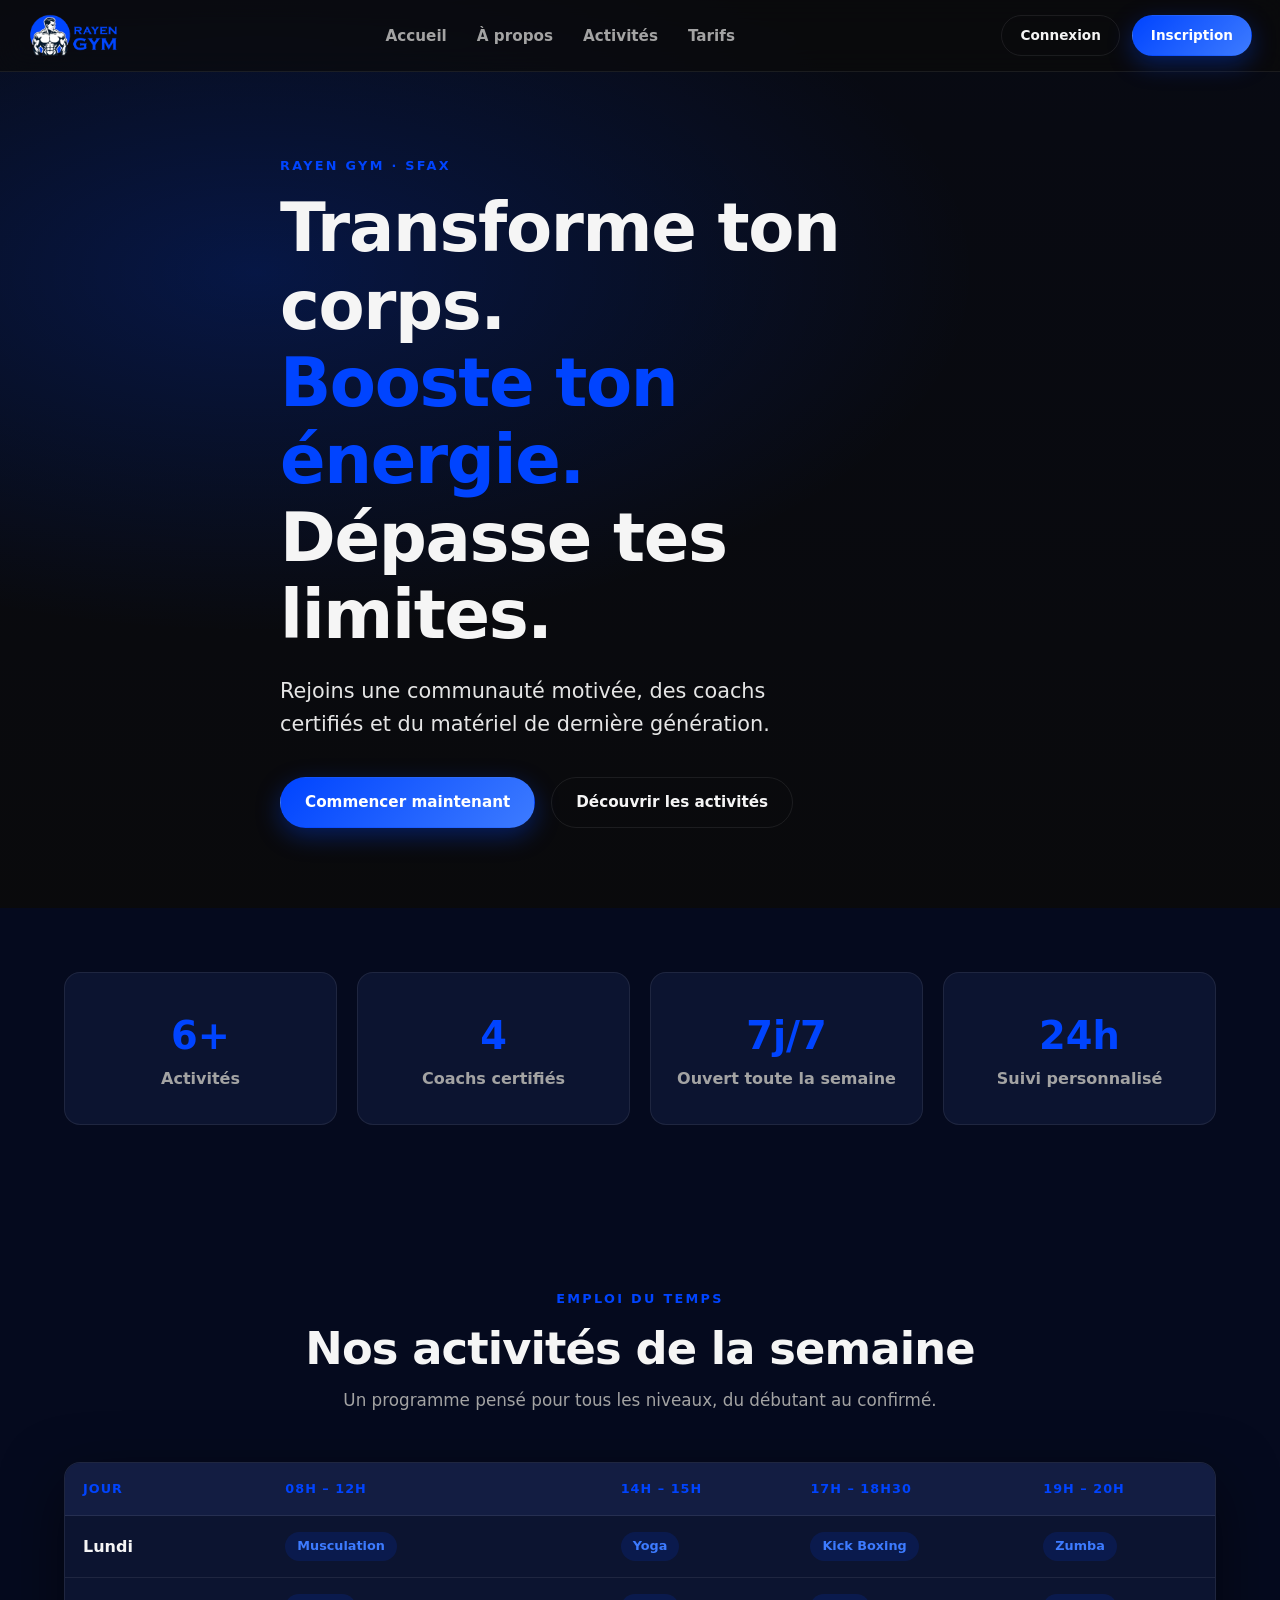
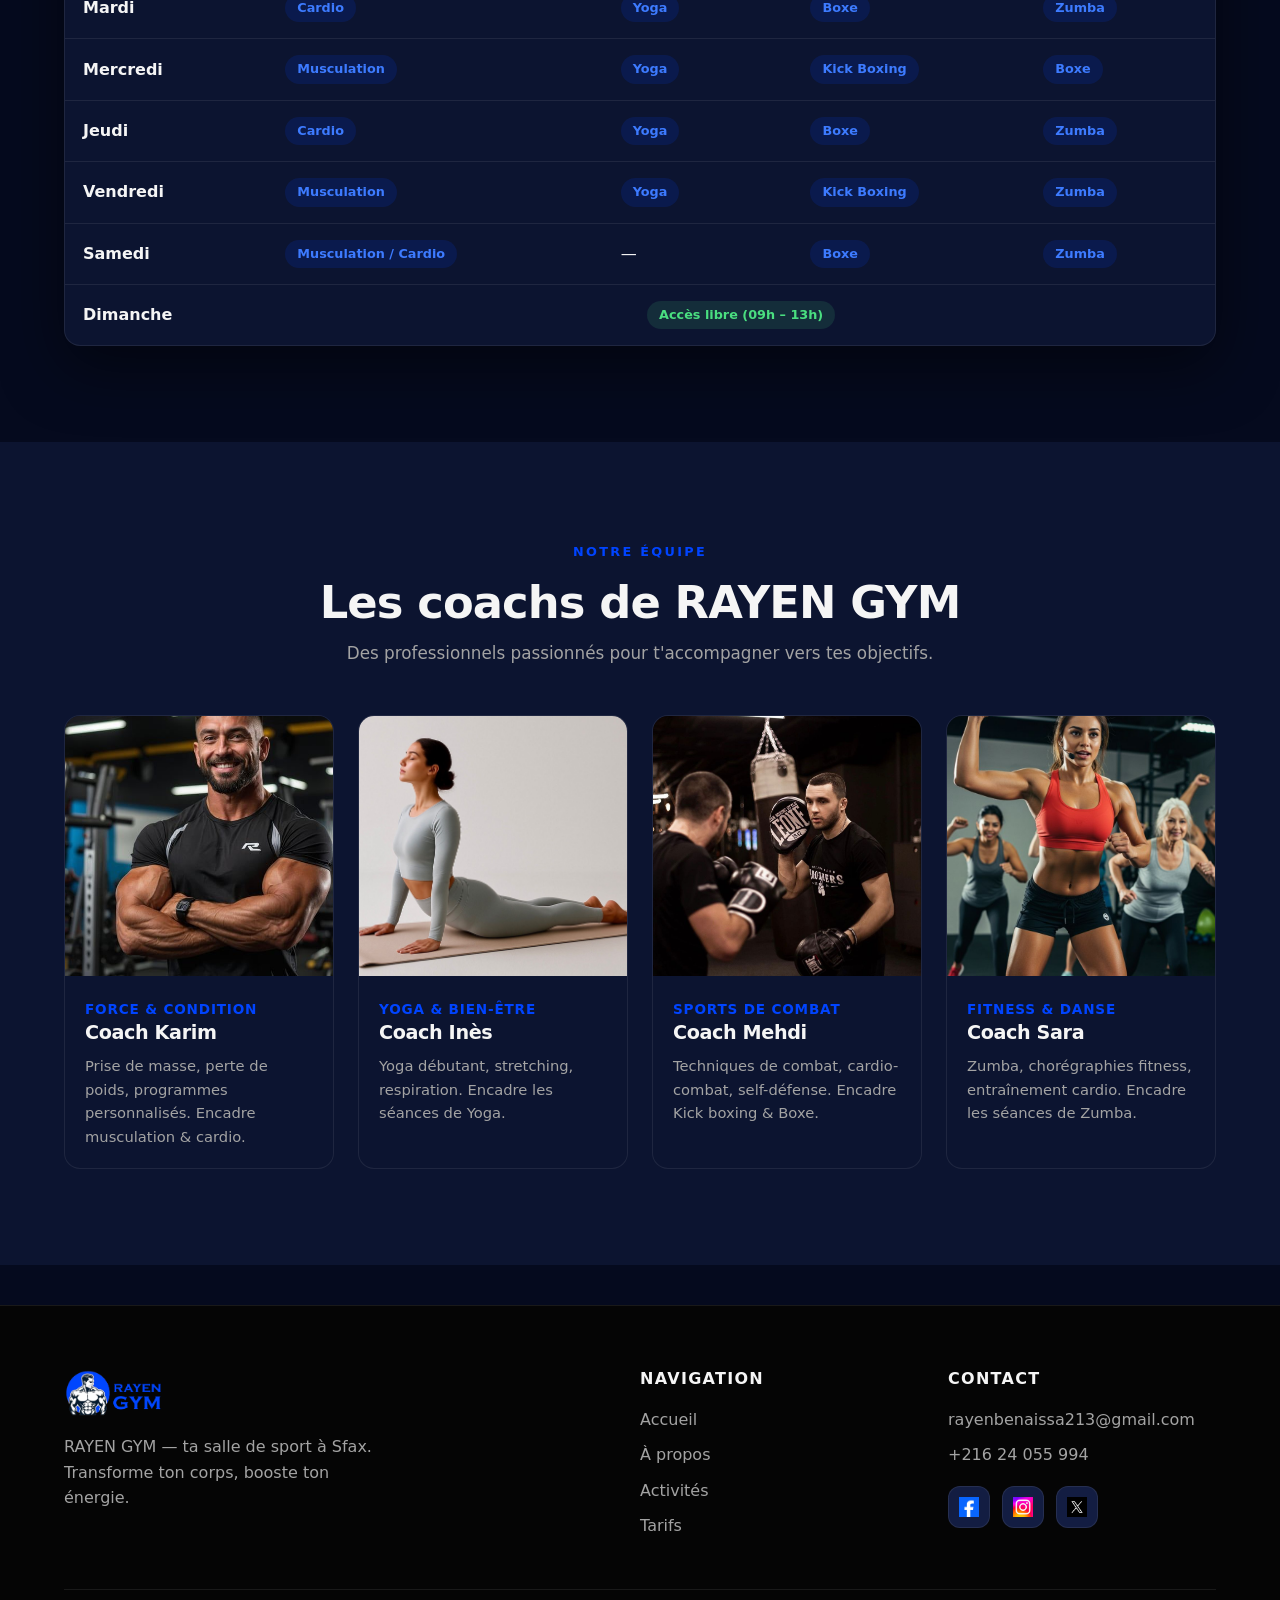
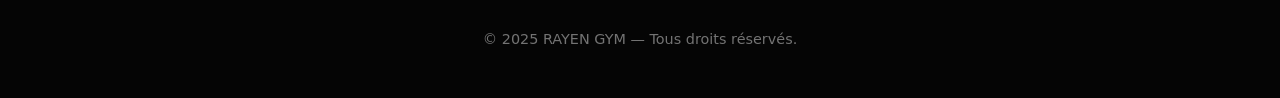
<file: index.html>
<!DOCTYPE html>
<html lang="fr">
<head>
  <meta charset="UTF-8">
  <meta name="viewport" content="width=device-width, initial-scale=1.0">
  <title>RAYEN GYM — Salle de Sport</title>
  <link rel="stylesheet" href="style.css">
</head>
<body>

  <!-- ============ NAVBAR ============ -->
  <nav class="navbar">
    <a class="logo" href="index.html">
      <img src="images/Untitled-3.png" alt="RAYEN GYM">
    </a>

    <ul class="nav-links" id="navLinks">
      <li><a href="index.html">Accueil</a></li>
      <li><a href="about.html">À propos</a></li>
      <li><a href="activité.html">Activités</a></li>
      <li><a href="tarifs.html">Tarifs</a></li>
    </ul>

    <div class="nav-actions">
      <a href="connexion.html" class="btn btn--ghost btn--sm">Connexion</a>
      <a href="inscription.html" class="btn btn--primary btn--sm">Inscription</a>
      <button class="nav-toggle" id="navToggle" aria-label="Menu">☰</button>
    </div>
  </nav>

  <!-- ============ HERO ============ -->
  <section class="hero">
    <video class="video-background" autoplay muted playsinline loop>
      <source src="images/vedio1.mp4" type="video/mp4">
    </video>
    <div class="container hero-inner">
      <span class="eyebrow">RAYEN GYM · Sfax</span>
      <h1>Transforme ton corps.<br><span>Booste ton énergie.</span><br>Dépasse tes limites.</h1>
      <p>Rejoins une communauté motivée, des coachs certifiés et du matériel de dernière génération.</p>
      <div class="hero-cta">
        <a href="inscription.html" class="btn btn--primary">Commencer maintenant</a>
        <a href="activité.html" class="btn btn--ghost">Découvrir les activités</a>
      </div>
    </div>
  </section>

  <!-- ============ STATS ============ -->
  <section class="section--tight">
    <div class="container">
      <div class="stats">
        <div class="stat reveal"><div class="num">6+</div><div class="label">Activités</div></div>
        <div class="stat reveal"><div class="num">4</div><div class="label">Coachs certifiés</div></div>
        <div class="stat reveal"><div class="num">7j/7</div><div class="label">Ouvert toute la semaine</div></div>
        <div class="stat reveal"><div class="num">24h</div><div class="label">Suivi personnalisé</div></div>
      </div>
    </div>
  </section>

  <!-- ============ SCHEDULE ============ -->
  <section class="section">
    <div class="container">
      <div class="center reveal">
        <span class="eyebrow">Emploi du temps</span>
        <h2 class="section-title">Nos activités de la semaine</h2>
        <p class="section-sub">Un programme pensé pour tous les niveaux, du débutant au confirmé.</p>
      </div>

      <div class="schedule-wrap reveal">
        <table class="schedule">
          <thead>
            <tr>
              <th>Jour</th>
              <th>08h – 12h</th>
              <th>14h – 15h</th>
              <th>17h – 18h30</th>
              <th>19h – 20h</th>
            </tr>
          </thead>
          <tbody>
            <tr><td>Lundi</td><td><span class="badge">Musculation</span></td><td><span class="badge">Yoga</span></td><td><span class="badge">Kick Boxing</span></td><td><span class="badge">Zumba</span></td></tr>
            <tr><td>Mardi</td><td><span class="badge">Cardio</span></td><td><span class="badge">Yoga</span></td><td><span class="badge">Boxe</span></td><td><span class="badge">Zumba</span></td></tr>
            <tr><td>Mercredi</td><td><span class="badge">Musculation</span></td><td><span class="badge">Yoga</span></td><td><span class="badge">Kick Boxing</span></td><td><span class="badge">Boxe</span></td></tr>
            <tr><td>Jeudi</td><td><span class="badge">Cardio</span></td><td><span class="badge">Yoga</span></td><td><span class="badge">Boxe</span></td><td><span class="badge">Zumba</span></td></tr>
            <tr><td>Vendredi</td><td><span class="badge">Musculation</span></td><td><span class="badge">Yoga</span></td><td><span class="badge">Kick Boxing</span></td><td><span class="badge">Zumba</span></td></tr>
            <tr><td>Samedi</td><td><span class="badge">Musculation / Cardio</span></td><td>—</td><td><span class="badge">Boxe</span></td><td><span class="badge">Zumba</span></td></tr>
            <tr><td>Dimanche</td><td colspan="4" style="text-align:center;"><span class="badge badge--free">Accès libre (09h – 13h)</span></td></tr>
          </tbody>
        </table>
      </div>
    </div>
  </section>

  <!-- ============ COACHES ============ -->
  <section class="section" style="background: var(--surface);">
    <div class="container">
      <div class="center reveal">
        <span class="eyebrow">Notre équipe</span>
        <h2 class="section-title">Les coachs de RAYEN GYM</h2>
        <p class="section-sub">Des professionnels passionnés pour t'accompagner vers tes objectifs.</p>
      </div>

      <div class="coaches">
        <div class="coach-card reveal">
          <img src="images/karim.jpg" alt="Coach Karim">
          <div class="coach-body">
            <span class="role">Force &amp; Condition</span>
            <h3>Coach Karim</h3>
            <p>Prise de masse, perte de poids, programmes personnalisés. Encadre musculation &amp; cardio.</p>
          </div>
        </div>

        <div class="coach-card reveal">
          <img src="images/ines.jpg" alt="Coach Inès">
          <div class="coach-body">
            <span class="role">Yoga &amp; Bien-être</span>
            <h3>Coach Inès</h3>
            <p>Yoga débutant, stretching, respiration. Encadre les séances de Yoga.</p>
          </div>
        </div>

        <div class="coach-card reveal">
          <img src="images/mehdi.jpg" alt="Coach Mehdi">
          <div class="coach-body">
            <span class="role">Sports de combat</span>
            <h3>Coach Mehdi</h3>
            <p>Techniques de combat, cardio-combat, self-défense. Encadre Kick boxing &amp; Boxe.</p>
          </div>
        </div>

        <div class="coach-card reveal">
          <img src="images/sara.jpg" alt="Coach Sara">
          <div class="coach-body">
            <span class="role">Fitness &amp; Danse</span>
            <h3>Coach Sara</h3>
            <p>Zumba, chorégraphies fitness, entraînement cardio. Encadre les séances de Zumba.</p>
          </div>
        </div>
      </div>
    </div>
  </section>

  <!-- ============ FOOTER ============ -->
  <footer>
    <div class="container">
      <div class="footer-grid">
        <div class="footer-brand">
          <img src="images/Untitled-3.png" alt="RAYEN GYM">
          <p>RAYEN GYM — ta salle de sport à Sfax. Transforme ton corps, booste ton énergie.</p>
        </div>

        <div>
          <h4>Navigation</h4>
          <ul>
            <li><a href="index.html">Accueil</a></li>
            <li><a href="about.html">À propos</a></li>
            <li><a href="activité.html">Activités</a></li>
            <li><a href="tarifs.html">Tarifs</a></li>
          </ul>
        </div>

        <div>
          <h4>Contact</h4>
          <ul>
            <li><a href="mailto:rayenbenaissa213@gmail.com">rayenbenaissa213@gmail.com</a></li>
            <li><a href="tel:+21624055994">+216 24 055 994</a></li>
          </ul>
          <div class="socials">
            <a href="https://www.facebook.com/rayen.benaissa.98" target="_blank" rel="noopener noreferrer" aria-label="Facebook">
              <img src="images/faceb.jpg" alt="Facebook">
            </a>
            <a href="https://www.instagram.com/rayen_ben_aissa_/" target="_blank" rel="noopener noreferrer" aria-label="Instagram">
              <img src="images/insta.jpg" alt="Instagram">
            </a>
            <a href="https://x.com/?lang=fr" target="_blank" rel="noopener noreferrer" aria-label="X">
              <img src="images/twitter.jpg" alt="X">
            </a>
          </div>
        </div>
      </div>

      <div class="footer-bottom">
        <p>&copy; 2025 RAYEN GYM — Tous droits réservés.</p>
      </div>
    </div>
  </footer>

  <script>
    // Mobile menu toggle
    const toggle = document.getElementById('navToggle');
    const links = document.getElementById('navLinks');
    toggle.addEventListener('click', () => links.classList.toggle('open'));

    // Reveal on scroll
    const observer = new IntersectionObserver((entries) => {
      entries.forEach(e => {
        if (e.isIntersecting) {
          e.target.classList.add('visible');
          observer.unobserve(e.target);
        }
      });
    }, { threshold: 0.12 });

    document.querySelectorAll('.reveal').forEach(el => observer.observe(el));
  </script>

</body>
</html>
</file>
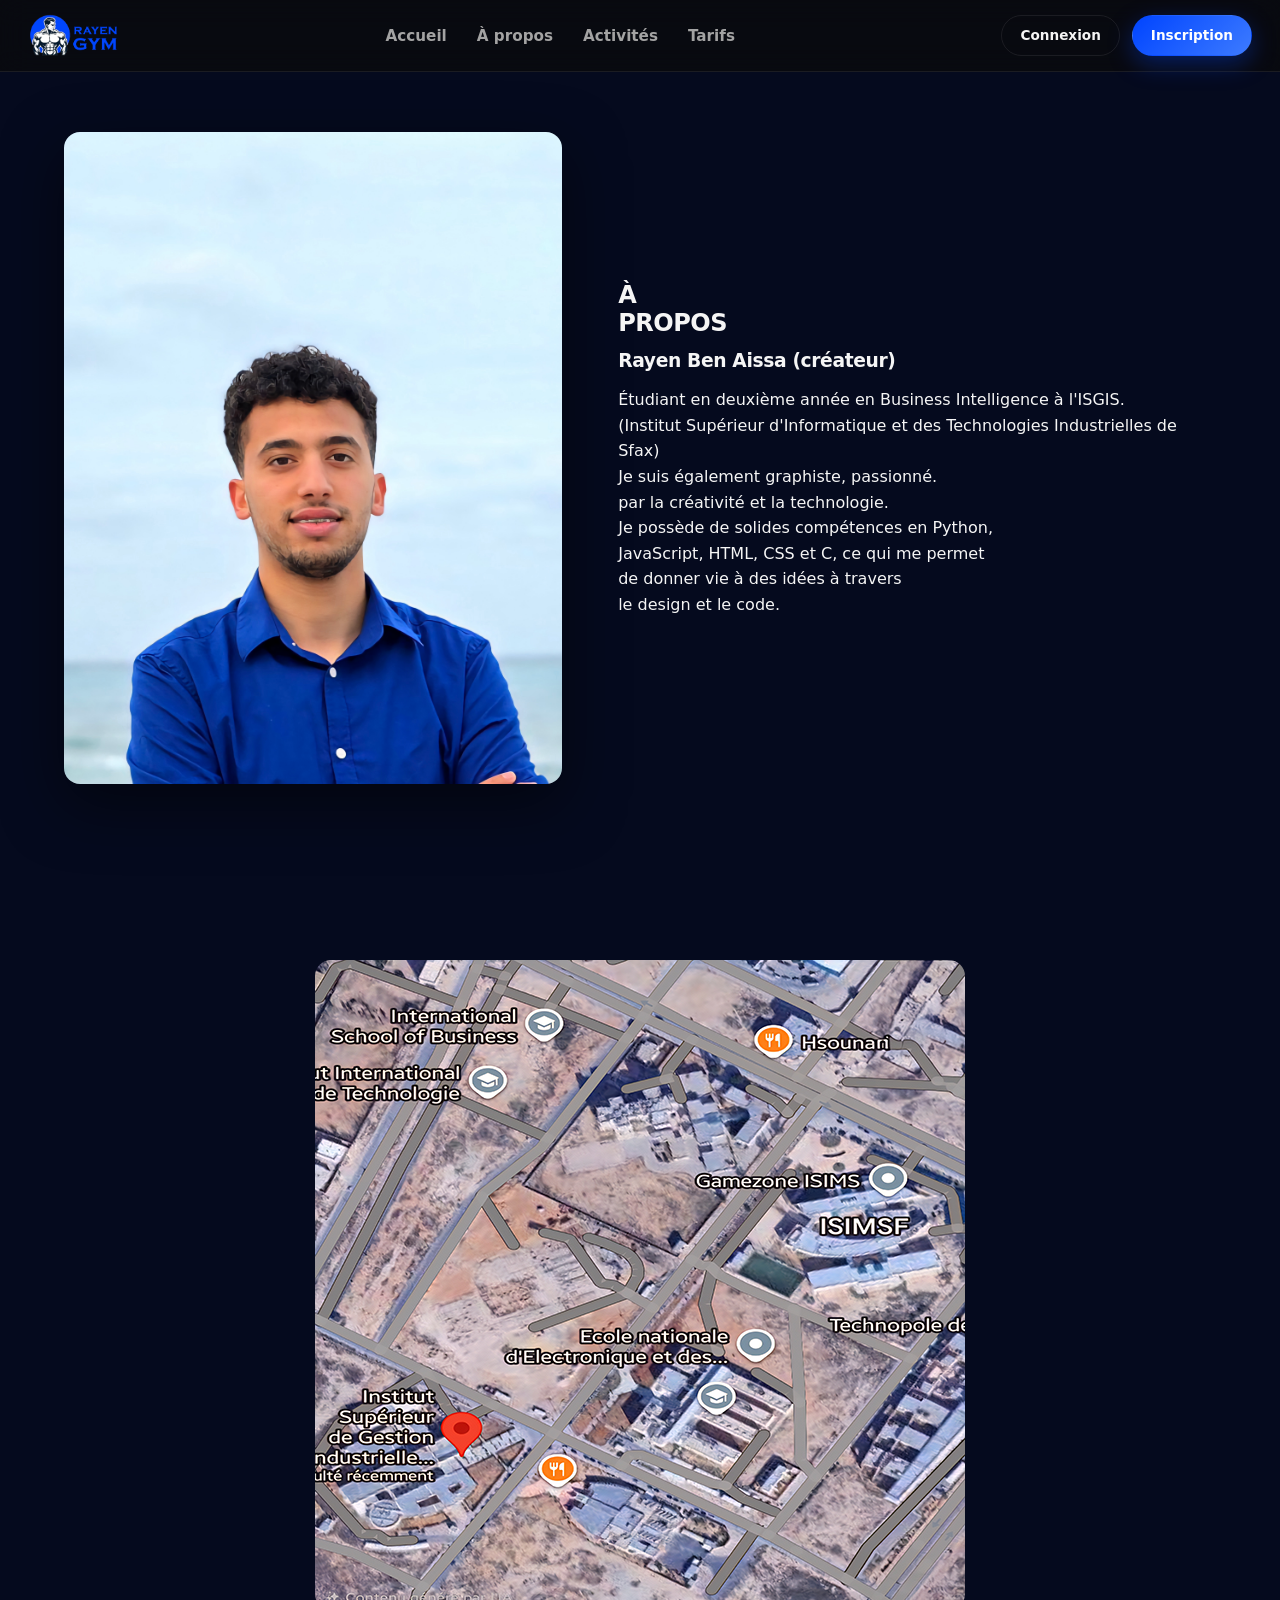
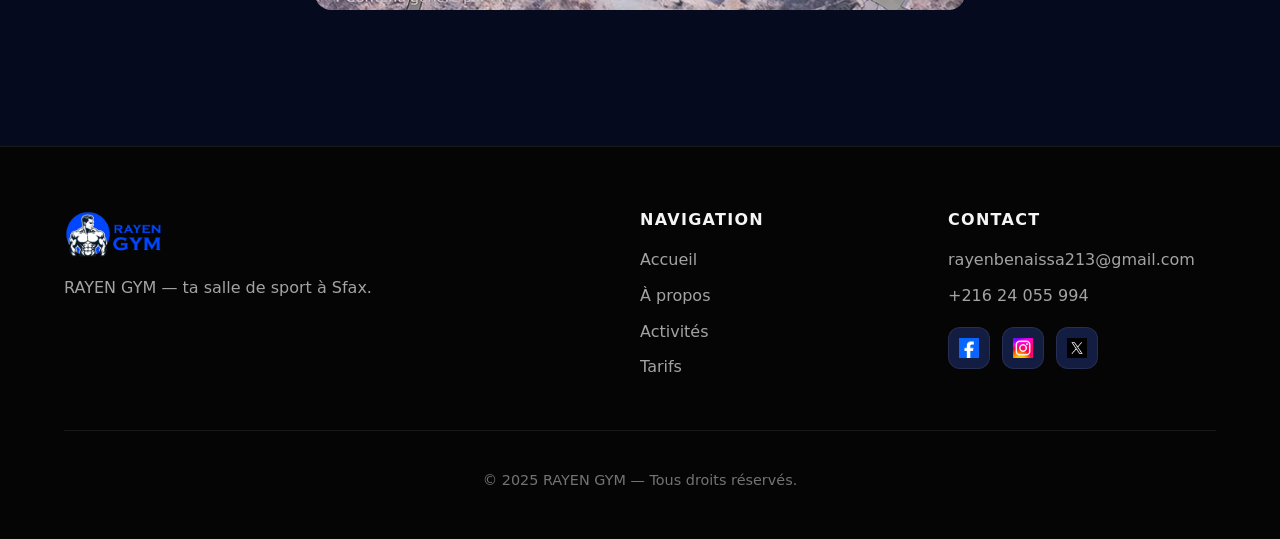
<file: about.html>
<!DOCTYPE html>
<html lang="fr">
<head>
  <meta charset="UTF-8">
  <meta name="viewport" content="width=device-width, initial-scale=1.0">
  <title>À propos — RAYEN GYM</title>
  <link rel="stylesheet" href="style.css">
</head>
<body>

  <nav class="navbar">
    <a class="logo" href="index.html">
      <img src="images/Untitled-3.png" alt="RAYEN GYM">
    </a>
    <ul class="nav-links" id="navLinks">
      <li><a href="index.html">Accueil</a></li>
      <li><a href="about.html">À propos</a></li>
      <li><a href="activité.html">Activités</a></li>
      <li><a href="tarifs.html">Tarifs</a></li>
    </ul>
    <div class="nav-actions">
      <a href="connexion.html" class="btn btn--ghost btn--sm">Connexion</a>
      <a href="inscription.html" class="btn btn--primary btn--sm">Inscription</a>
      <button class="nav-toggle" id="navToggle" aria-label="Menu">☰</button>
    </div>
  </nav>

  <section class="about-hero">
    <div class="container about-grid">
      <div class="reveal">
        <img class="rayen" src="images/rayen.jpg" alt="">
      </div>
      <div class="reveal">
        <h1 class="ktiba5">À <br>PROPOS</h1>
        <h3 class="ktiba6"> Rayen Ben Aissa (créateur)</h3>
        <p class="ktiba7">Étudiant en deuxième année en Business Intelligence à l'ISGIS. <br>
        (Institut Supérieur d'Informatique et des Technologies Industrielles de Sfax)<br>
        Je suis également graphiste, passionné. <br>
        par la créativité et la technologie. <br>
        Je possède de solides compétences en Python, <br>
        JavaScript, HTML, CSS et C, ce qui me permet <br>
        de donner vie à des idées à travers <br>
        le design et le code.</p>
      </div>
    </div>
  </section>

  <section class="section">
    <div class="container map-wrap reveal">
      <img class="map" src="images/map.png" alt="" usemap="#image-map">
      <map name="image-map">
        <area target="_self" alt="isgis" title="isgis" href="https://isgis.rnu.tn/fr" coords="82,517,124" shape="circle">
        <area target="_self" alt="enetcom" title="enetcom" href="https://enetcom.rnu.tn/fr" coords="387,434,117" shape="circle">
        <area target="_self" alt="isims" title="isims" href="https://isimsf.rnu.tn/" coords="540,260,109" shape="circle">
        <area target="_self" alt="isb" title="isb" href="https://isb.tn/" coords="186,74,107" shape="circle">
      </map>
    </div>
  </section>

  <footer>
    <div class="container">
      <div class="footer-grid">
        <div class="footer-brand">
          <img src="images/Untitled-3.png" alt="RAYEN GYM">
          <p>RAYEN GYM — ta salle de sport à Sfax.</p>
        </div>
        <div>
          <h4>Navigation</h4>
          <ul>
            <li><a href="index.html">Accueil</a></li>
            <li><a href="about.html">À propos</a></li>
            <li><a href="activité.html">Activités</a></li>
            <li><a href="tarifs.html">Tarifs</a></li>
          </ul>
        </div>
        <div>
          <h4>Contact</h4>
          <ul>
            <li><a href="mailto:rayenbenaissa213@gmail.com">rayenbenaissa213@gmail.com</a></li>
            <li><a href="tel:+21624055994">+216 24 055 994</a></li>
          </ul>
          <div class="socials">
            <a href="https://www.facebook.com/rayen.benaissa.98" target="_blank" rel="noopener noreferrer" aria-label="Facebook"><img src="images/faceb.jpg" alt="Facebook"></a>
            <a href="https://www.instagram.com/rayen_ben_aissa_/" target="_blank" rel="noopener noreferrer" aria-label="Instagram"><img src="images/insta.jpg" alt="Instagram"></a>
            <a href="https://x.com/?lang=fr" target="_blank" rel="noopener noreferrer" aria-label="X"><img src="images/twitter.jpg" alt="X"></a>
          </div>
        </div>
      </div>
      <div class="footer-bottom"><p>&copy; 2025 RAYEN GYM — Tous droits réservés.</p></div>
    </div>
  </footer>

  <script>
    const toggle = document.getElementById('navToggle');
    const links = document.getElementById('navLinks');
    toggle.addEventListener('click', () => links.classList.toggle('open'));

    const observer = new IntersectionObserver((entries) => {
      entries.forEach(e => { if (e.isIntersecting) { e.target.classList.add('visible'); observer.unobserve(e.target); } });
    }, { threshold: 0.12 });
    document.querySelectorAll('.reveal').forEach(el => observer.observe(el));
  </script>

</body>
</html>
</file>
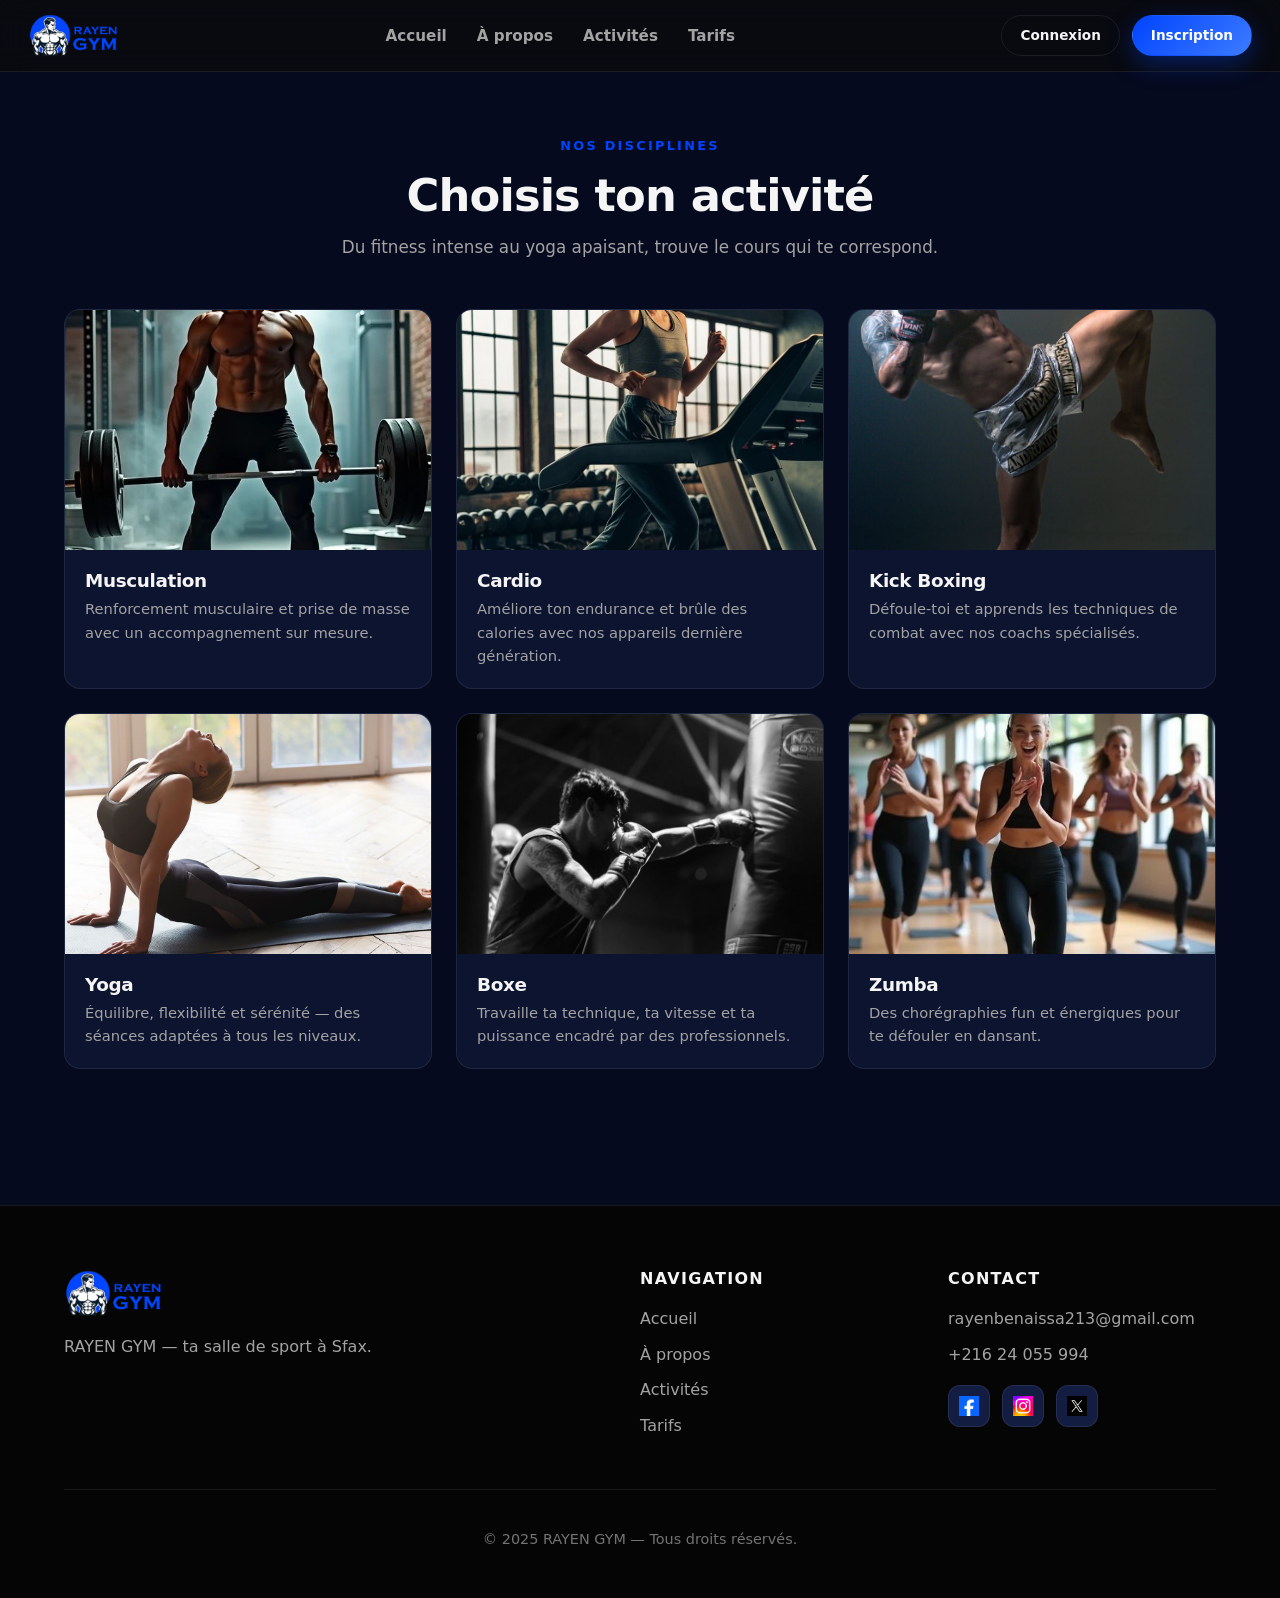
<file: activité.html>
<!DOCTYPE html>
<html lang="fr">
<head>
  <meta charset="UTF-8">
  <meta name="viewport" content="width=device-width, initial-scale=1.0">
  <title>Activités — RAYEN GYM</title>
  <link rel="stylesheet" href="style.css">
</head>
<body>

  <nav class="navbar">
    <a class="logo" href="index.html">
      <img src="images/Untitled-3.png" alt="RAYEN GYM">
    </a>
    <ul class="nav-links" id="navLinks">
      <li><a href="index.html">Accueil</a></li>
      <li><a href="about.html">À propos</a></li>
      <li><a href="activité.html">Activités</a></li>
      <li><a href="tarifs.html">Tarifs</a></li>
    </ul>
    <div class="nav-actions">
      <a href="connexion.html" class="btn btn--ghost btn--sm">Connexion</a>
      <a href="inscription.html" class="btn btn--primary btn--sm">Inscription</a>
      <button class="nav-toggle" id="navToggle" aria-label="Menu">☰</button>
    </div>
  </nav>

  <section class="section" style="padding-top: calc(var(--nav-h) + 60px);">
    <div class="container">
      <div class="center reveal">
        <span class="eyebrow">Nos disciplines</span>
        <h1 class="section-title">Choisis ton activité</h1>
        <p class="section-sub">Du fitness intense au yoga apaisant, trouve le cours qui te correspond.</p>
      </div>

      <div class="activities">
        <a class="activity-card reveal" href="https://www.musculaction.com/" target="_blank" rel="noopener noreferrer">
          <img src="images/musculation.jpg" alt="Musculation">
          <div class="info">
            <h3>Musculation</h3>
            <p>Renforcement musculaire et prise de masse avec un accompagnement sur mesure.</p>
          </div>
        </a>

        <a class="activity-card reveal" href="https://cardiopleinair.ca/" target="_blank" rel="noopener noreferrer">
          <img src="images/cardio.jpg" alt="Cardio">
          <div class="info">
            <h3>Cardio</h3>
            <p>Améliore ton endurance et brûle des calories avec nos appareils dernière génération.</p>
          </div>
        </a>

        <a class="activity-card reveal" href="https://glorykickboxing.com/" target="_blank" rel="noopener noreferrer">
          <img src="images/kickboxing.jpg" alt="Kick Boxing">
          <div class="info">
            <h3>Kick Boxing</h3>
            <p>Défoule-toi et apprends les techniques de combat avec nos coachs spécialisés.</p>
          </div>
        </a>

        <a class="activity-card reveal" href="https://integralyoga.org/fr/" target="_blank" rel="noopener noreferrer">
          <img src="images/yoga.jpg" alt="Yoga">
          <div class="info">
            <h3>Yoga</h3>
            <p>Équilibre, flexibilité et sérénité — des séances adaptées à tous les niveaux.</p>
          </div>
        </a>

        <a class="activity-card reveal" href="https://www.wbaboxing.com/" target="_blank" rel="noopener noreferrer">
          <img src="images/boxe.jpg" alt="Boxe">
          <div class="info">
            <h3>Boxe</h3>
            <p>Travaille ta technique, ta vitesse et ta puissance encadré par des professionnels.</p>
          </div>
        </a>

        <a class="activity-card reveal" href="https://www.zumba.com/en-US" target="_blank" rel="noopener noreferrer">
          <img src="images/Zumba.jpg" alt="Zumba">
          <div class="info">
            <h3>Zumba</h3>
            <p>Des chorégraphies fun et énergiques pour te défouler en dansant.</p>
          </div>
        </a>
      </div>
    </div>
  </section>

  <footer>
    <div class="container">
      <div class="footer-grid">
        <div class="footer-brand">
          <img src="images/Untitled-3.png" alt="RAYEN GYM">
          <p>RAYEN GYM — ta salle de sport à Sfax.</p>
        </div>
        <div>
          <h4>Navigation</h4>
          <ul>
            <li><a href="index.html">Accueil</a></li>
            <li><a href="about.html">À propos</a></li>
            <li><a href="activité.html">Activités</a></li>
            <li><a href="tarifs.html">Tarifs</a></li>
          </ul>
        </div>
        <div>
          <h4>Contact</h4>
          <ul>
            <li><a href="mailto:rayenbenaissa213@gmail.com">rayenbenaissa213@gmail.com</a></li>
            <li><a href="tel:+21624055994">+216 24 055 994</a></li>
          </ul>
          <div class="socials">
            <a href="https://www.facebook.com/rayen.benaissa.98" target="_blank" rel="noopener noreferrer" aria-label="Facebook"><img src="images/faceb.jpg" alt="Facebook"></a>
            <a href="https://www.instagram.com/rayen_ben_aissa_/" target="_blank" rel="noopener noreferrer" aria-label="Instagram"><img src="images/insta.jpg" alt="Instagram"></a>
            <a href="https://x.com/?lang=fr" target="_blank" rel="noopener noreferrer" aria-label="X"><img src="images/twitter.jpg" alt="X"></a>
          </div>
        </div>
      </div>
      <div class="footer-bottom"><p>&copy; 2025 RAYEN GYM — Tous droits réservés.</p></div>
    </div>
  </footer>

  <script>
    const toggle = document.getElementById('navToggle');
    const links = document.getElementById('navLinks');
    toggle.addEventListener('click', () => links.classList.toggle('open'));

    const observer = new IntersectionObserver((entries) => {
      entries.forEach(e => { if (e.isIntersecting) { e.target.classList.add('visible'); observer.unobserve(e.target); } });
    }, { threshold: 0.12 });
    document.querySelectorAll('.reveal').forEach(el => observer.observe(el));
  </script>

</body>
</html>
</file>
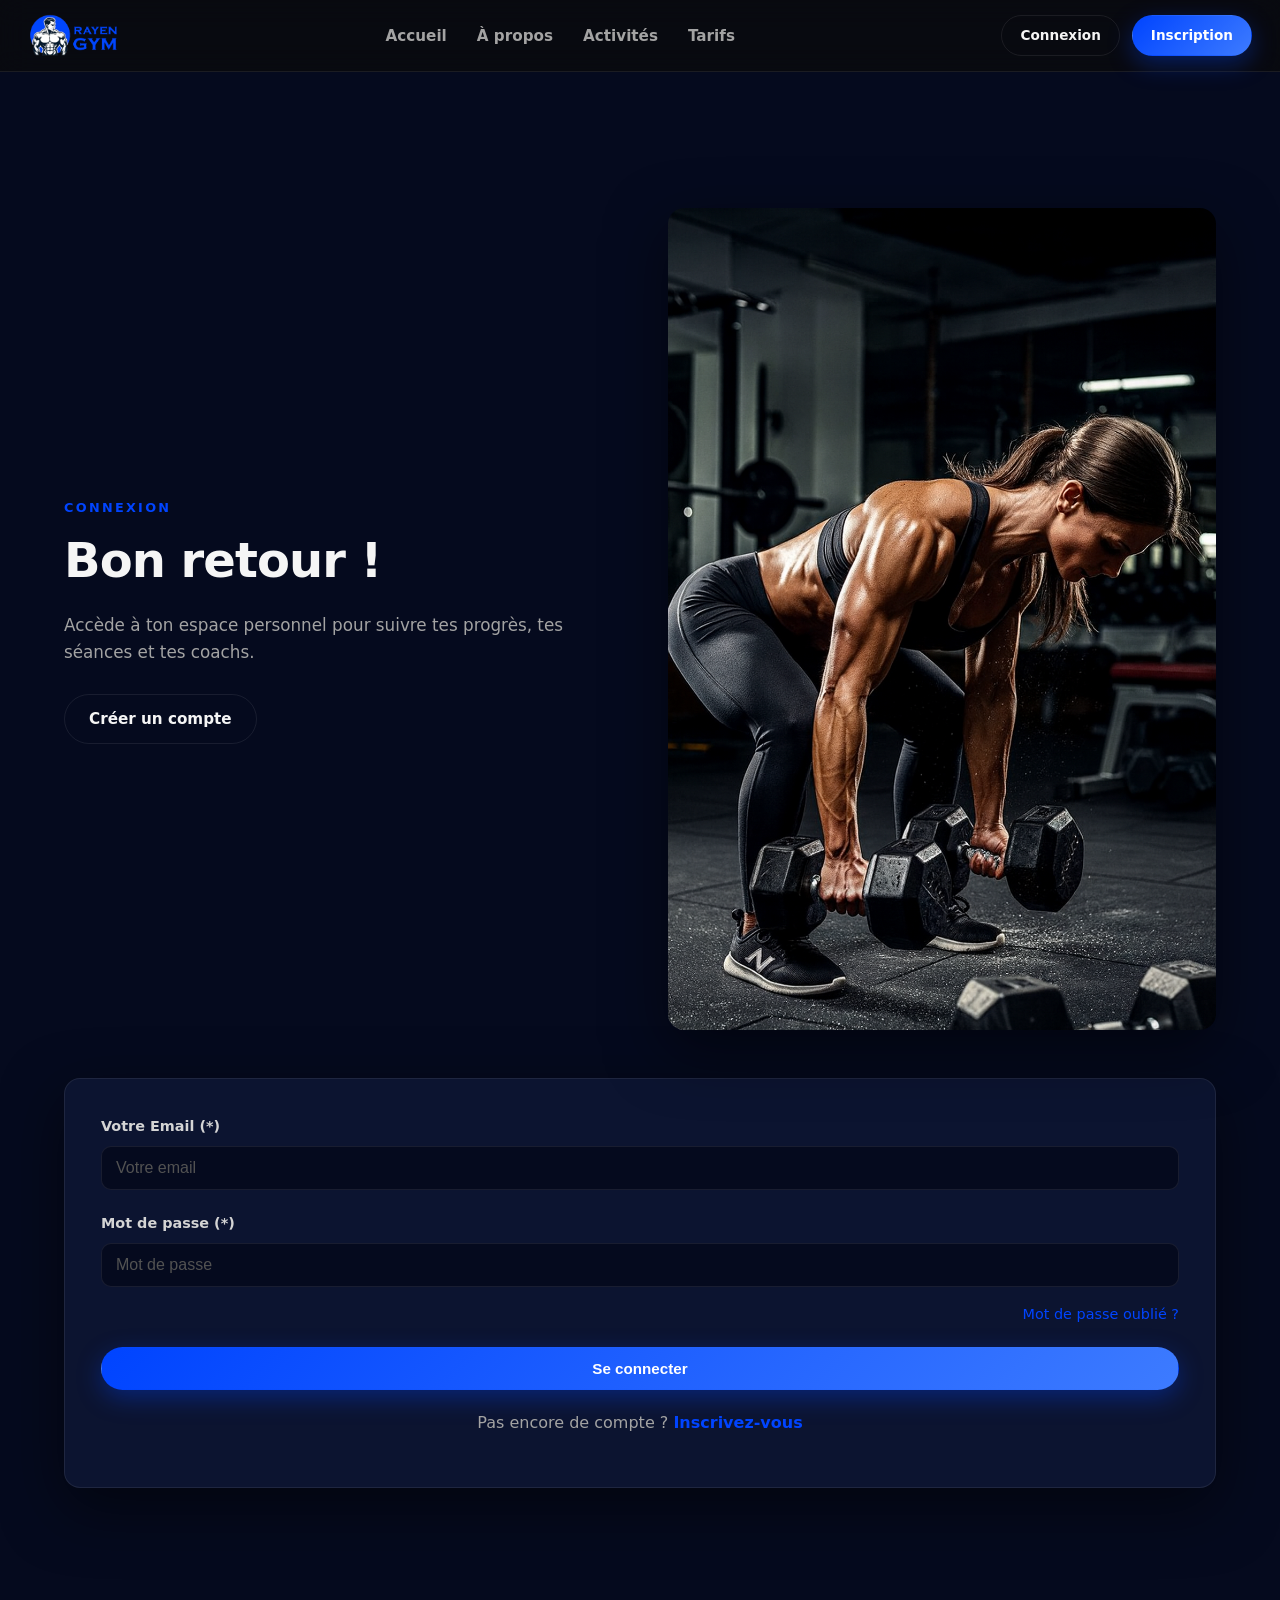
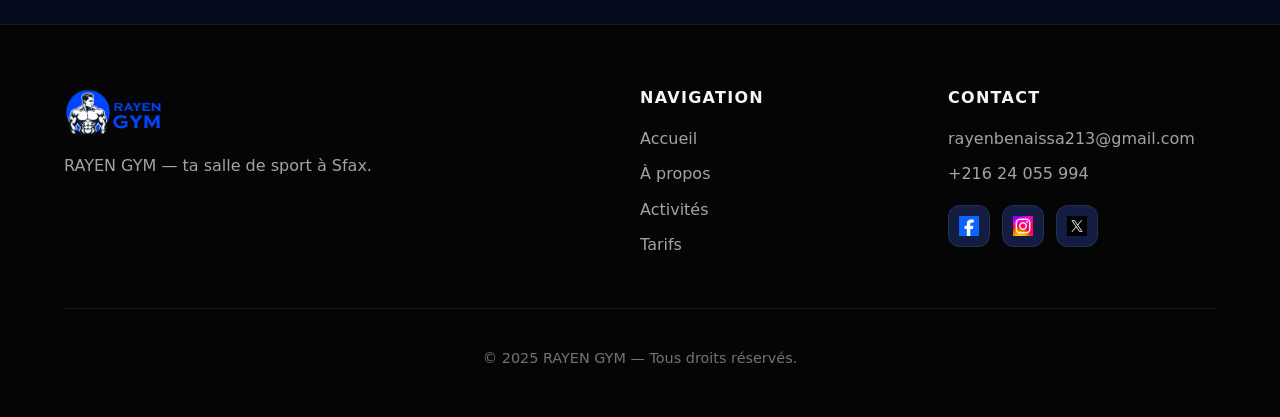
<file: connexion.html>
<!DOCTYPE html>
<html lang="fr">
<head>
  <meta charset="UTF-8">
  <meta name="viewport" content="width=device-width, initial-scale=1.0">
  <title>Connexion — RAYEN GYM</title>
  <link rel="stylesheet" href="style.css">
</head>
<body>

  <nav class="navbar">
    <a class="logo" href="index.html">
      <img src="images/Untitled-3.png" alt="RAYEN GYM">
    </a>
    <ul class="nav-links" id="navLinks">
      <li><a href="index.html">Accueil</a></li>
      <li><a href="about.html">À propos</a></li>
      <li><a href="activité.html">Activités</a></li>
      <li><a href="tarifs.html">Tarifs</a></li>
    </ul>
    <div class="nav-actions">
      <a href="connexion.html" class="btn btn--ghost btn--sm">Connexion</a>
      <a href="inscription.html" class="btn btn--primary btn--sm">Inscription</a>
      <button class="nav-toggle" id="navToggle" aria-label="Menu">☰</button>
    </div>
  </nav>

  <section class="section">
    <div class="container auth">
      <div class="auth-copy reveal">
        <span class="eyebrow">Connexion</span>
        <h1>Bon retour !</h1>
        <p>Accède à ton espace personnel pour suivre tes progrès, tes séances et tes coachs.</p>
        <a href="inscription.html" class="btn btn--ghost">Créer un compte</a>
      </div>

      <div class="auth-art reveal">
        <img src="images/cnx.png" alt="Connexion RAYEN GYM">
      </div>
    </div>

    <div class="container" style="margin-top: 48px;">
      <form class="form-card reveal" onsubmit="return handleLogin(event)">
        <div class="field">
          <label for="email">Votre Email (*)</label>
          <input type="email" id="email" name="email" placeholder="Votre email" required>
        </div>

        <div class="field">
          <label for="password">Mot de passe (*)</label>
          <input type="password" id="password" name="password" placeholder="Mot de passe" required>
        </div>

        <p style="text-align: right; margin: -8px 0 20px;">
          <a href="#" style="color: var(--accent); text-decoration: none; font-size: .9rem;">Mot de passe oublié ?</a>
        </p>

        <button type="submit" class="btn btn--primary" style="width: 100%; justify-content: center;">Se connecter</button>

        <p class="form-note">Pas encore de compte ? <a href="inscription.html">Inscrivez-vous</a></p>
      </form>
    </div>
  </section>

  <footer>
    <div class="container">
      <div class="footer-grid">
        <div class="footer-brand">
          <img src="images/Untitled-3.png" alt="RAYEN GYM">
          <p>RAYEN GYM — ta salle de sport à Sfax.</p>
        </div>
        <div>
          <h4>Navigation</h4>
          <ul>
            <li><a href="index.html">Accueil</a></li>
            <li><a href="about.html">À propos</a></li>
            <li><a href="activité.html">Activités</a></li>
            <li><a href="tarifs.html">Tarifs</a></li>
          </ul>
        </div>
        <div>
          <h4>Contact</h4>
          <ul>
            <li><a href="mailto:rayenbenaissa213@gmail.com">rayenbenaissa213@gmail.com</a></li>
            <li><a href="tel:+21624055994">+216 24 055 994</a></li>
          </ul>
          <div class="socials">
            <a href="https://www.facebook.com/rayen.benaissa.98" target="_blank" rel="noopener noreferrer" aria-label="Facebook"><img src="images/faceb.jpg" alt="Facebook"></a>
            <a href="https://www.instagram.com/rayen_ben_aissa_/" target="_blank" rel="noopener noreferrer" aria-label="Instagram"><img src="images/insta.jpg" alt="Instagram"></a>
            <a href="https://x.com/?lang=fr" target="_blank" rel="noopener noreferrer" aria-label="X"><img src="images/twitter.jpg" alt="X"></a>
          </div>
        </div>
      </div>
      <div class="footer-bottom"><p>&copy; 2025 RAYEN GYM — Tous droits réservés.</p></div>
    </div>
  </footer>

  <script>
    const toggle = document.getElementById('navToggle');
    const links = document.getElementById('navLinks');
    toggle.addEventListener('click', () => links.classList.toggle('open'));

    const observer = new IntersectionObserver((entries) => {
      entries.forEach(e => { if (e.isIntersecting) { e.target.classList.add('visible'); observer.unobserve(e.target); } });
    }, { threshold: 0.12 });
    document.querySelectorAll('.reveal').forEach(el => observer.observe(el));

    function handleLogin(e) {
      e.preventDefault();
      alert('Connexion réussie ! Bienvenue chez RAYEN GYM.');
      return true;
    }
  </script>

</body>
</html>
</file>
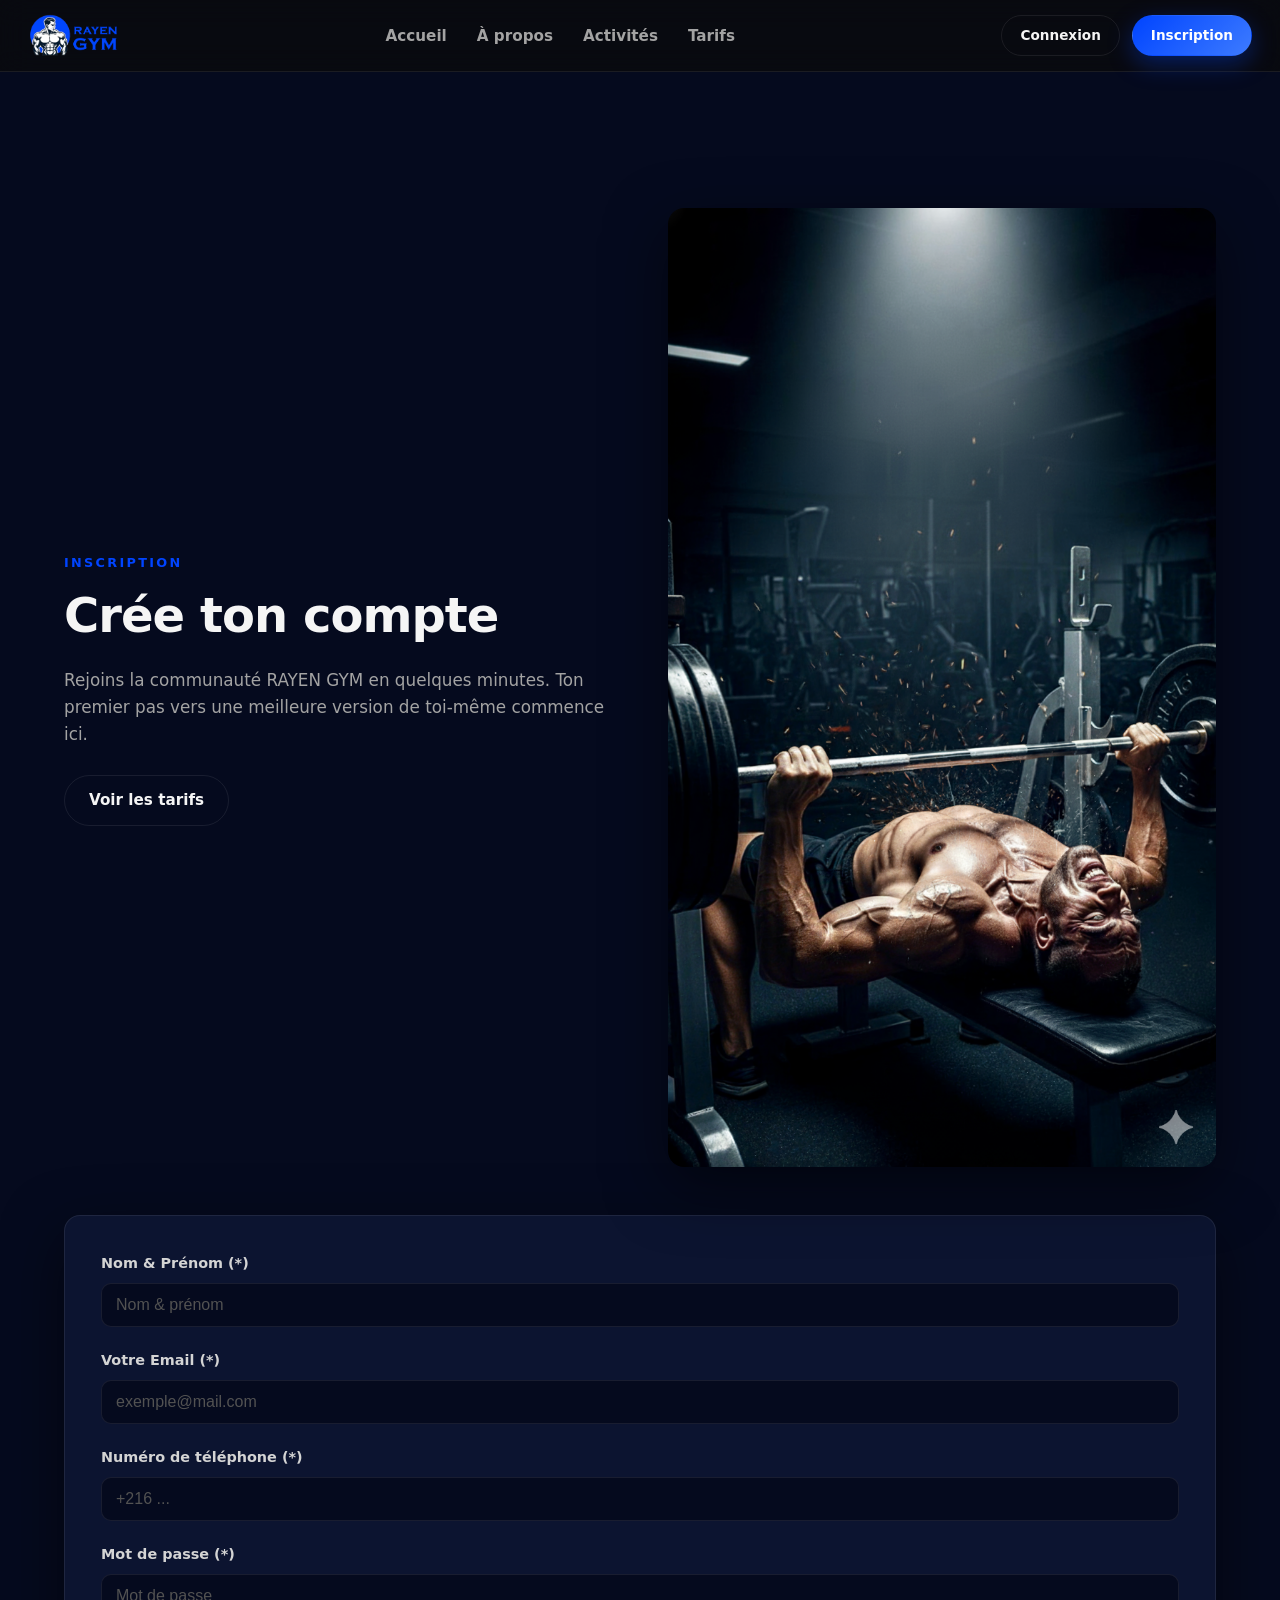
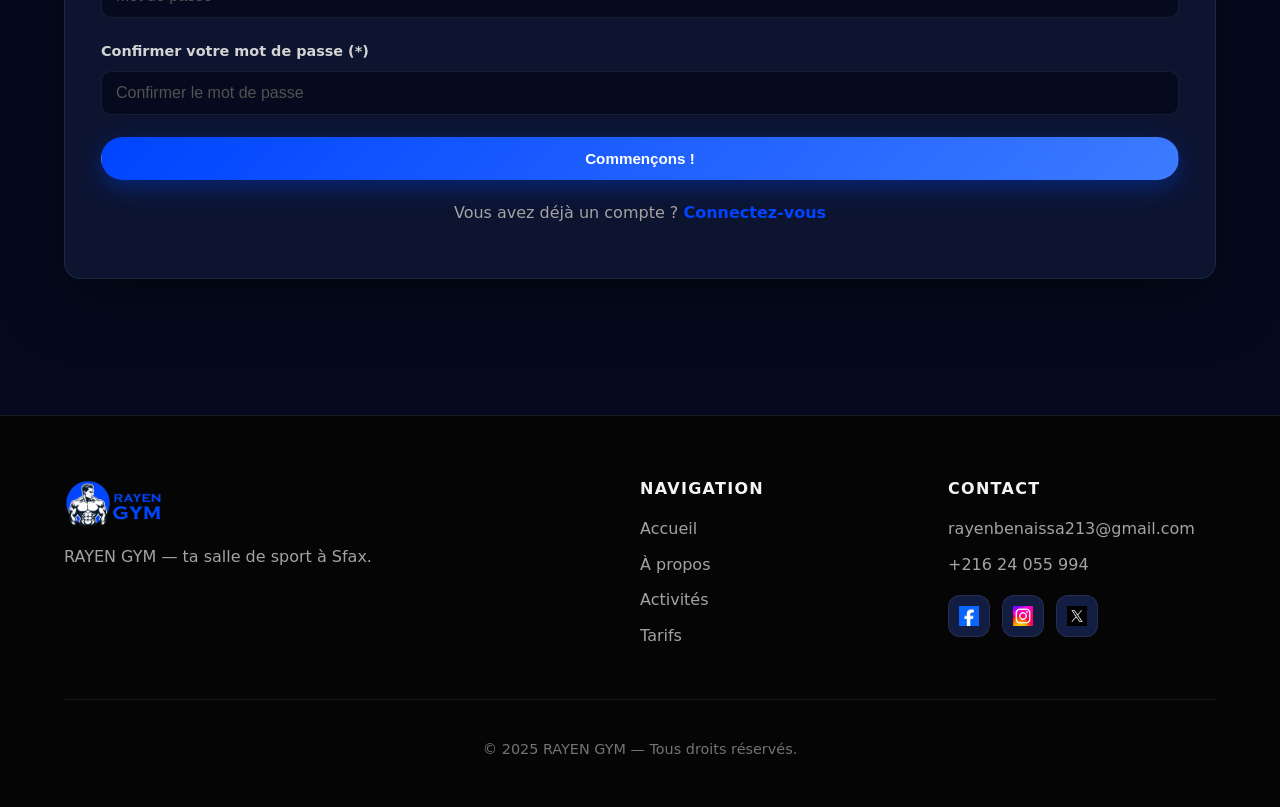
<file: inscription.html>
<!DOCTYPE html>
<html lang="fr">
<head>
  <meta charset="UTF-8">
  <meta name="viewport" content="width=device-width, initial-scale=1.0">
  <title>Inscription — RAYEN GYM</title>
  <link rel="stylesheet" href="style.css">
</head>
<body>

  <nav class="navbar">
    <a class="logo" href="index.html">
      <img src="images/Untitled-3.png" alt="RAYEN GYM">
    </a>
    <ul class="nav-links" id="navLinks">
      <li><a href="index.html">Accueil</a></li>
      <li><a href="about.html">À propos</a></li>
      <li><a href="activité.html">Activités</a></li>
      <li><a href="tarifs.html">Tarifs</a></li>
    </ul>
    <div class="nav-actions">
      <a href="connexion.html" class="btn btn--ghost btn--sm">Connexion</a>
      <a href="inscription.html" class="btn btn--primary btn--sm">Inscription</a>
      <button class="nav-toggle" id="navToggle" aria-label="Menu">☰</button>
    </div>
  </nav>

  <section class="section">
    <div class="container auth">
      <div class="auth-copy reveal">
        <span class="eyebrow">Inscription</span>
        <h1>Crée ton compte</h1>
        <p>Rejoins la communauté RAYEN GYM en quelques minutes. Ton premier pas vers une meilleure version de toi-même commence ici.</p>
        <a href="tarifs.html" class="btn btn--ghost">Voir les tarifs</a>
      </div>

      <div class="auth-art reveal">
        <img src="images/iscrire.png" alt="Inscription RAYEN GYM">
      </div>
    </div>

    <div class="container" style="margin-top: 48px;">
      <form class="form-card reveal" onsubmit="return handleSignup(event)">
        <div class="field">
          <label for="nom">Nom &amp; Prénom (*)</label>
          <input type="text" id="nom" name="nom" placeholder="Nom &amp; prénom" required>
        </div>

        <div class="field">
          <label for="email">Votre Email (*)</label>
          <input type="email" id="email" name="email" placeholder="exemple@mail.com" required>
        </div>

        <div class="field">
          <label for="tel">Numéro de téléphone (*)</label>
          <input type="tel" id="tel" name="tel" placeholder="+216 ..." required>
        </div>

        <div class="field">
          <label for="password">Mot de passe (*)</label>
          <input type="password" id="password" name="password" placeholder="Mot de passe" required>
        </div>

        <div class="field">
          <label for="confirm-password">Confirmer votre mot de passe (*)</label>
          <input type="password" id="confirm-password" name="confirm-password" placeholder="Confirmer le mot de passe" required>
          <p class="error-text" id="password-error">Les mots de passe ne correspondent pas.</p>
        </div>

        <button type="submit" class="btn btn--primary" style="width: 100%; justify-content: center;">Commençons !</button>

        <p class="form-note">Vous avez déjà un compte ? <a href="connexion.html">Connectez-vous</a></p>
      </form>
    </div>
  </section>

  <footer>
    <div class="container">
      <div class="footer-grid">
        <div class="footer-brand">
          <img src="images/Untitled-3.png" alt="RAYEN GYM">
          <p>RAYEN GYM — ta salle de sport à Sfax.</p>
        </div>
        <div>
          <h4>Navigation</h4>
          <ul>
            <li><a href="index.html">Accueil</a></li>
            <li><a href="about.html">À propos</a></li>
            <li><a href="activité.html">Activités</a></li>
            <li><a href="tarifs.html">Tarifs</a></li>
          </ul>
        </div>
        <div>
          <h4>Contact</h4>
          <ul>
            <li><a href="mailto:rayenbenaissa213@gmail.com">rayenbenaissa213@gmail.com</a></li>
            <li><a href="tel:+21624055994">+216 24 055 994</a></li>
          </ul>
          <div class="socials">
            <a href="https://www.facebook.com/rayen.benaissa.98" target="_blank" rel="noopener noreferrer" aria-label="Facebook"><img src="images/faceb.jpg" alt="Facebook"></a>
            <a href="https://www.instagram.com/rayen_ben_aissa_/" target="_blank" rel="noopener noreferrer" aria-label="Instagram"><img src="images/insta.jpg" alt="Instagram"></a>
            <a href="https://x.com/?lang=fr" target="_blank" rel="noopener noreferrer" aria-label="X"><img src="images/twitter.jpg" alt="X"></a>
          </div>
        </div>
      </div>
      <div class="footer-bottom"><p>&copy; 2025 RAYEN GYM — Tous droits réservés.</p></div>
    </div>
  </footer>

  <script>
    const toggle = document.getElementById('navToggle');
    const links = document.getElementById('navLinks');
    toggle.addEventListener('click', () => links.classList.toggle('open'));

    const observer = new IntersectionObserver((entries) => {
      entries.forEach(e => { if (e.isIntersecting) { e.target.classList.add('visible'); observer.unobserve(e.target); } });
    }, { threshold: 0.12 });
    document.querySelectorAll('.reveal').forEach(el => observer.observe(el));

    function handleSignup(e) {
      e.preventDefault();
      const pw = document.getElementById('password').value;
      const cpw = document.getElementById('confirm-password').value;
      const err = document.getElementById('password-error');

      if (pw !== cpw) {
        err.style.display = 'block';
        return false;
      }
      err.style.display = 'none';
      alert('Inscription réussie ! Bienvenue chez RAYEN GYM.');
      return true;
    }
  </script>

</body>
</html>
</file>
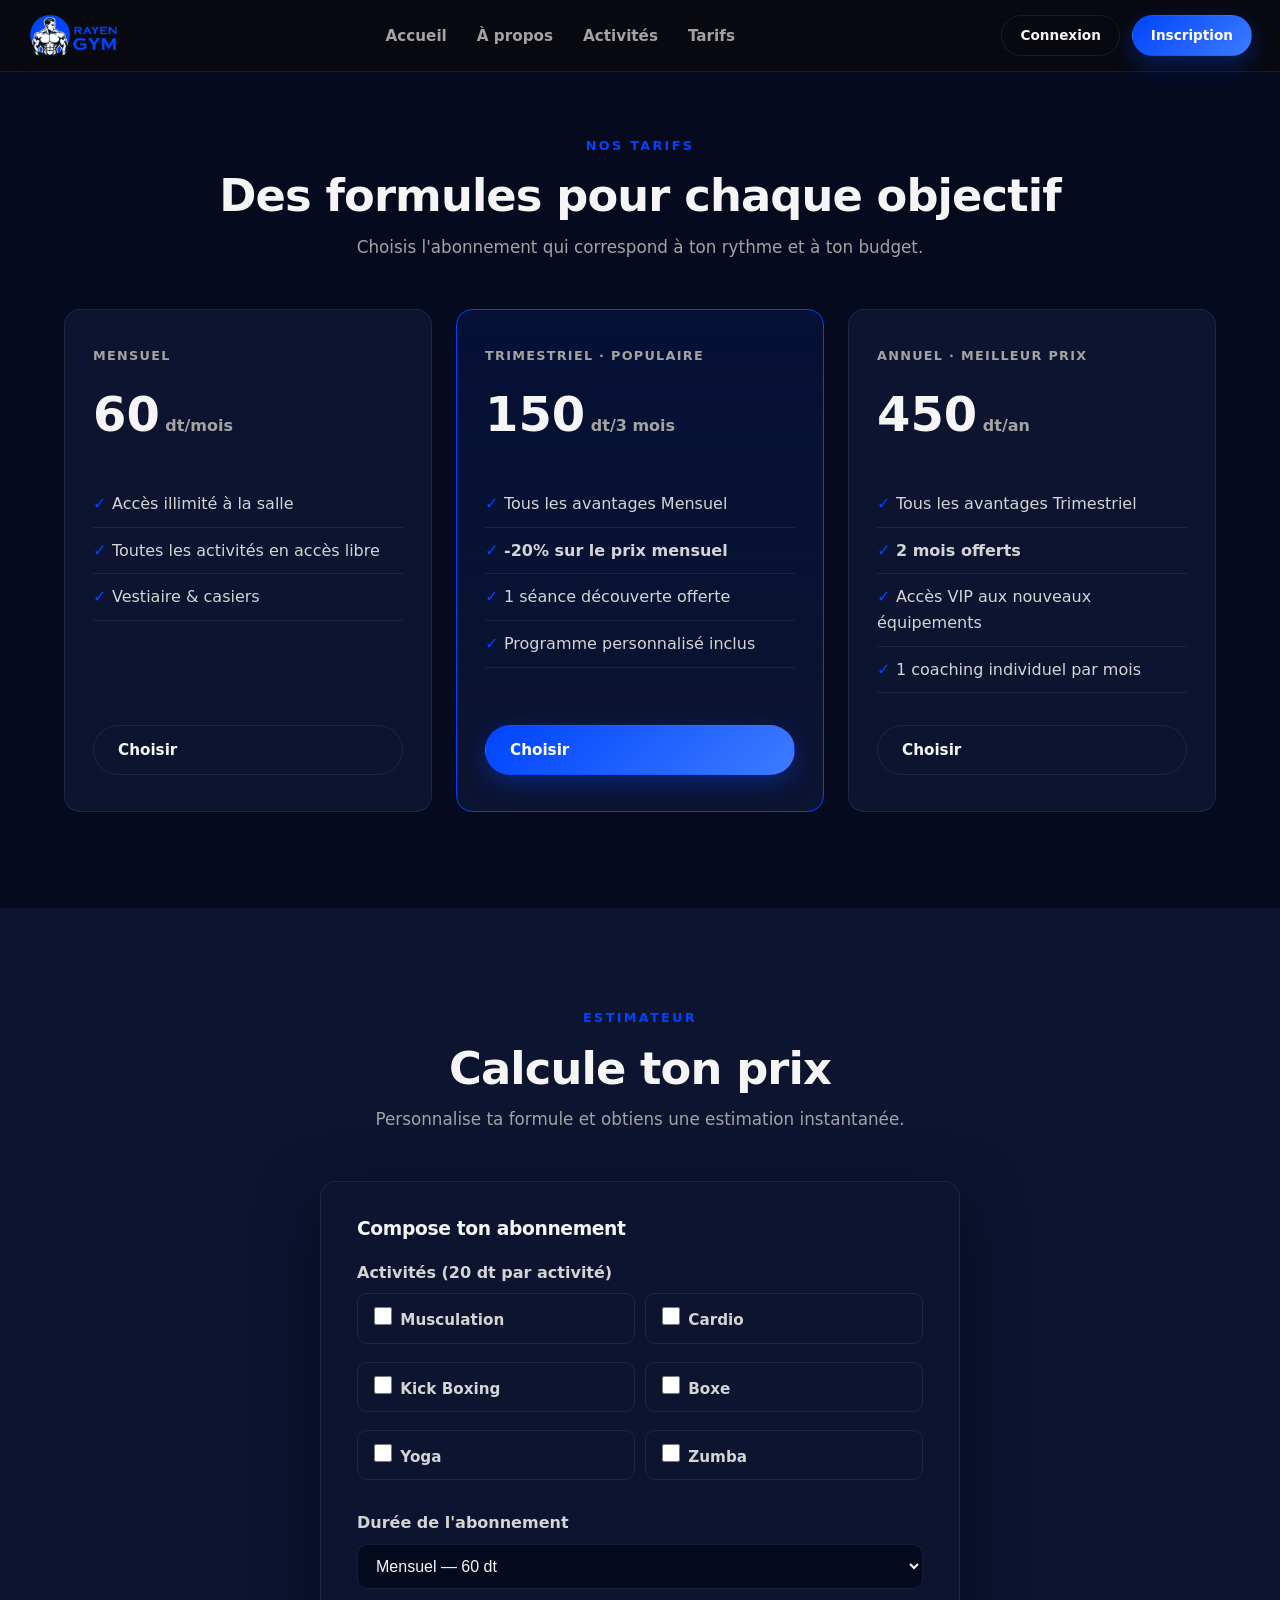
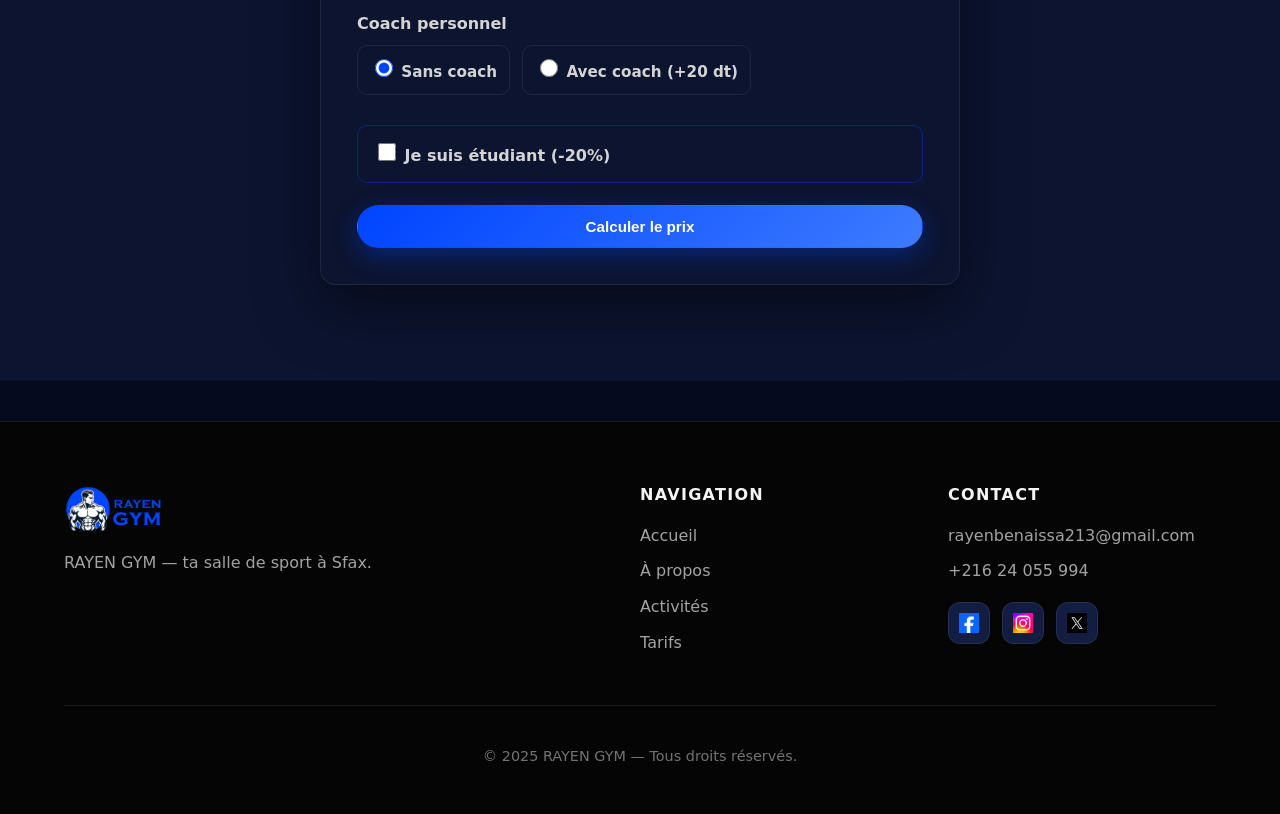
<file: tarifs.html>
<!DOCTYPE html>
<html lang="fr">
<head>
  <meta charset="UTF-8">
  <meta name="viewport" content="width=device-width, initial-scale=1.0">
  <title>Tarifs — RAYEN GYM</title>
  <link rel="stylesheet" href="style.css">
</head>
<body>

  <nav class="navbar">
    <a class="logo" href="index.html">
      <img src="images/Untitled-3.png" alt="RAYEN GYM">
    </a>
    <ul class="nav-links" id="navLinks">
      <li><a href="index.html">Accueil</a></li>
      <li><a href="about.html">À propos</a></li>
      <li><a href="activité.html">Activités</a></li>
      <li><a href="tarifs.html">Tarifs</a></li>
    </ul>
    <div class="nav-actions">
      <a href="connexion.html" class="btn btn--ghost btn--sm">Connexion</a>
      <a href="inscription.html" class="btn btn--primary btn--sm">Inscription</a>
      <button class="nav-toggle" id="navToggle" aria-label="Menu">☰</button>
    </div>
  </nav>

  <!-- ============ PRICING PLANS ============ -->
  <section class="section" style="padding-top: calc(var(--nav-h) + 60px);">
    <div class="container">
      <div class="center reveal">
        <span class="eyebrow">Nos tarifs</span>
        <h1 class="section-title">Des formules pour chaque objectif</h1>
        <p class="section-sub">Choisis l'abonnement qui correspond à ton rythme et à ton budget.</p>
      </div>

      <div class="pricing-grid">
        <div class="price-card reveal">
          <div class="plan">Mensuel</div>
          <div class="amount">60<small> dt/mois</small></div>
          <ul>
            <li>Accès illimité à la salle</li>
            <li>Toutes les activités en accès libre</li>
            <li>Vestiaire &amp; casiers</li>
          </ul>
          <a href="inscription.html" class="btn btn--ghost">Choisir</a>
        </div>

        <div class="price-card featured reveal">
          <div class="plan">Trimestriel · Populaire</div>
          <div class="amount">150<small> dt/3 mois</small></div>
          <ul>
            <li>Tous les avantages Mensuel</li>
            <li><strong>-20% sur le prix mensuel</strong></li>
            <li>1 séance découverte offerte</li>
            <li>Programme personnalisé inclus</li>
          </ul>
          <a href="inscription.html" class="btn btn--primary">Choisir</a>
        </div>

        <div class="price-card reveal">
          <div class="plan">Annuel · Meilleur prix</div>
          <div class="amount">450<small> dt/an</small></div>
          <ul>
            <li>Tous les avantages Trimestriel</li>
            <li><strong>2 mois offerts</strong></li>
            <li>Accès VIP aux nouveaux équipements</li>
            <li>1 coaching individuel par mois</li>
          </ul>
          <a href="inscription.html" class="btn btn--ghost">Choisir</a>
        </div>
      </div>
    </div>
  </section>

  <!-- ============ PRICE CALCULATOR ============ -->
  <section class="section" style="background: var(--surface);">
    <div class="container">
      <div class="center reveal">
        <span class="eyebrow">Estimateur</span>
        <h2 class="section-title">Calcule ton prix</h2>
        <p class="section-sub">Personnalise ta formule et obtiens une estimation instantanée.</p>
      </div>

      <div class="calc reveal">
        <h3>Compose ton abonnement</h3>

        <div class="field">
          <label>Activités (20 dt par activité)</label>
          <div class="check-grid">
            <label class="check"><input type="checkbox" id="musculation" value="20"> Musculation</label>
            <label class="check"><input type="checkbox" id="cardio" value="20"> Cardio</label>
            <label class="check"><input type="checkbox" id="kickboxing" value="20"> Kick Boxing</label>
            <label class="check"><input type="checkbox" id="boxe" value="20"> Boxe</label>
            <label class="check"><input type="checkbox" id="yoga" value="20"> Yoga</label>
            <label class="check"><input type="checkbox" id="zumba" value="20"> Zumba</label>
          </div>
        </div>

        <div class="field">
          <label for="duree">Durée de l'abonnement</label>
          <select id="duree">
            <option value="60">Mensuel — 60 dt</option>
            <option value="150">Trimestriel — 150 dt</option>
            <option value="450">Annuel — 450 dt</option>
          </select>
        </div>

        <div class="field">
          <label>Coach personnel</label>
          <div class="radio-row">
            <label class="check"><input type="radio" name="coach" value="0" checked> Sans coach</label>
            <label class="check"><input type="radio" name="coach" value="20"> Avec coach (+20 dt)</label>
          </div>
        </div>

        <div class="field">
          <label class="check" style="font-size: 1rem; padding: 14px 16px; border-color: rgba(0, 68, 255, 0.4);">
            <input type="checkbox" id="etudiant"> Je suis étudiant (-20%)
          </label>
        </div>

        <button class="btn btn--primary" style="width: 100%; justify-content: center;" onclick="calculerPrix()">Calculer le prix</button>

        <div class="calc-result" id="result"></div>
      </div>
    </div>
  </section>

  <footer>
    <div class="container">
      <div class="footer-grid">
        <div class="footer-brand">
          <img src="images/Untitled-3.png" alt="RAYEN GYM">
          <p>RAYEN GYM — ta salle de sport à Sfax.</p>
        </div>
        <div>
          <h4>Navigation</h4>
          <ul>
            <li><a href="index.html">Accueil</a></li>
            <li><a href="about.html">À propos</a></li>
            <li><a href="activité.html">Activités</a></li>
            <li><a href="tarifs.html">Tarifs</a></li>
          </ul>
        </div>
        <div>
          <h4>Contact</h4>
          <ul>
            <li><a href="mailto:rayenbenaissa213@gmail.com">rayenbenaissa213@gmail.com</a></li>
            <li><a href="tel:+21624055994">+216 24 055 994</a></li>
          </ul>
          <div class="socials">
            <a href="https://www.facebook.com/rayen.benaissa.98" target="_blank" rel="noopener noreferrer" aria-label="Facebook"><img src="images/faceb.jpg" alt="Facebook"></a>
            <a href="https://www.instagram.com/rayen_ben_aissa_/" target="_blank" rel="noopener noreferrer" aria-label="Instagram"><img src="images/insta.jpg" alt="Instagram"></a>
            <a href="https://x.com/?lang=fr" target="_blank" rel="noopener noreferrer" aria-label="X"><img src="images/twitter.jpg" alt="X"></a>
          </div>
        </div>
      </div>
      <div class="footer-bottom"><p>&copy; 2025 RAYEN GYM — Tous droits réservés.</p></div>
    </div>
  </footer>

  <script>
    const toggle = document.getElementById('navToggle');
    const links = document.getElementById('navLinks');
    toggle.addEventListener('click', () => links.classList.toggle('open'));

    const observer = new IntersectionObserver((entries) => {
      entries.forEach(e => { if (e.isIntersecting) { e.target.classList.add('visible'); observer.unobserve(e.target); } });
    }, { threshold: 0.12 });
    document.querySelectorAll('.reveal').forEach(el => observer.observe(el));

    function calculerPrix() {
      let prixTotal = parseInt(document.getElementById("duree").value);

      let coach = document.getElementsByName("coach");
      for (let i = 0; i < coach.length; i++) {
        if (coach[i].checked) prixTotal += parseInt(coach[i].value);
      }

      let activites = ["musculation", "cardio", "kickboxing", "boxe", "yoga", "zumba"];
      for (let i = 0; i < activites.length; i++) {
        if (document.getElementById(activites[i]).checked) prixTotal += 20;
      }

      if (document.getElementById("etudiant").checked) {
        prixTotal *= 0.8;
      }

      const result = document.getElementById("result");
      result.style.display = "block";
      result.textContent = "Prix total : " + prixTotal.toFixed(2) + " dt";
    }
  </script>

</body>
</html>
</file>
<file: style.css>
/* ============================================================
   RAYEN GYM — Modern Redesign
   Palette: Dark charcoal + energetic orange
   ============================================================ */

:root {
  --bg: #050a1e;
  --surface: #0c1430;
  --surface-2: #131d42;
  --border: rgba(255, 255, 255, 0.08);
  --text: #f5f5f5;
  --muted: #a3a3a3;
  --accent: #0044ff;
  --accent-2: #3d7bff;
  --accent-soft: rgba(0, 68, 255, 0.14);
  --radius: 16px;
  --shadow: 0 20px 60px rgba(0, 0, 0, 0.5);
  --nav-h: 72px;
  --max: 1200px;
}

* { box-sizing: border-box; }

html { scroll-behavior: smooth; }

body {
  margin: 0;
  font-family: "Segoe UI", system-ui, -apple-system, Roboto, "Helvetica Neue", Arial, sans-serif;
  background: var(--bg);
  color: var(--text);
  line-height: 1.6;
  -webkit-font-smoothing: antialiased;
}

img { max-width: 100%; display: block; }
a { color: inherit; }

h1, h2, h3, h4 { line-height: 1.15; margin: 0 0 .5em; font-weight: 800; letter-spacing: -0.02em; }

/* ---------------- Layout helpers ---------------- */
.container {
  width: 100%;
  max-width: var(--max);
  margin: 0 auto;
  padding: 0 24px;
}

.section { padding: 96px 0; }
.section--tight { padding: 64px 0; }

.eyebrow {
  display: inline-block;
  color: var(--accent);
  font-weight: 700;
  letter-spacing: .18em;
  text-transform: uppercase;
  font-size: .8rem;
  margin-bottom: 14px;
}

.section-title {
  font-size: clamp(1.8rem, 4vw, 2.8rem);
  margin-bottom: 12px;
}

.section-sub {
  color: var(--muted);
  max-width: 640px;
  margin: 0 auto 48px;
  font-size: 1.05rem;
}

.center { text-align: center; }

/* ---------------- Buttons ---------------- */
.btn {
  display: inline-flex;
  align-items: center;
  gap: 8px;
  padding: 12px 24px;
  border-radius: 999px;
  font-weight: 700;
  font-size: .95rem;
  text-decoration: none;
  cursor: pointer;
  border: 1px solid transparent;
  transition: transform .2s ease, box-shadow .2s ease, background .2s ease, border-color .2s ease;
  white-space: nowrap;
}

.btn--primary {
  background: linear-gradient(135deg, var(--accent), var(--accent-2));
  color: #fff;
  box-shadow: 0 8px 24px rgba(0, 68, 255, 0.35);
}
.btn--primary:hover { transform: translateY(-2px); box-shadow: 0 12px 32px rgba(0, 68, 255, 0.5); }

.btn--ghost {
  background: transparent;
  color: var(--text);
  border-color: var(--border);
}
.btn--ghost:hover { border-color: var(--accent); color: var(--accent); }

.btn--sm { padding: 9px 18px; font-size: .85rem; }

/* ---------------- Navbar ---------------- */
.navbar {
  position: fixed;
  top: 0; left: 0; right: 0;
  z-index: 100;
  height: var(--nav-h);
  display: flex;
  align-items: center;
  justify-content: space-between;
  padding: 0 28px;
  background: rgba(10, 10, 10, 0.7);
  backdrop-filter: blur(14px);
  -webkit-backdrop-filter: blur(14px);
  border-bottom: 1px solid var(--border);
  transition: background .3s ease;
}

.logo img { height: 44px; width: auto; }

.nav-links {
  display: flex;
  gap: 30px;
  list-style: none;
  margin: 0;
  padding: 0;
}

.nav-links a {
  text-decoration: none;
  color: var(--muted);
  font-weight: 600;
  font-size: .95rem;
  position: relative;
  padding: 6px 0;
  transition: color .2s ease;
}

.nav-links a::after {
  content: "";
  position: absolute;
  left: 0; bottom: 0;
  width: 0; height: 2px;
  background: var(--accent);
  transition: width .25s ease;
}

.nav-links a:hover { color: var(--text); }
.nav-links a:hover::after { width: 100%; }

.nav-actions { display: flex; gap: 12px; align-items: center; }

.nav-toggle {
  display: none;
  background: none;
  border: 1px solid var(--border);
  border-radius: 10px;
  width: 44px; height: 44px;
  cursor: pointer;
  color: var(--text);
  font-size: 1.2rem;
}

/* ---------------- Hero ---------------- */
.hero {
  position: relative;
  min-height: 100vh;
  display: flex;
  align-items: center;
  overflow: hidden;
  padding-top: var(--nav-h);
}

.video-background {
  position: absolute;
  inset: 0;
  width: 100%;
  height: 100%;
  object-fit: cover;
  filter: brightness(.45) saturate(1.1);
  z-index: -2;
}

.hero::after {
  content: "";
  position: absolute;
  inset: 0;
  background:
    radial-gradient(1200px 600px at 20% 30%, rgba(0, 68, 255, 0.22), transparent 60%),
    linear-gradient(180deg, rgba(10,10,10,.55), rgba(10,10,10,.9));
  z-index: -1;
}

.hero-inner { padding: 80px 0; max-width: 720px; }

.hero h1 {
  font-size: clamp(2.4rem, 6vw, 4.2rem);
  margin-bottom: 20px;
}

.hero h1 span { color: var(--accent); }

.hero p {
  font-size: clamp(1.05rem, 2vw, 1.3rem);
  color: #e5e5e5;
  max-width: 560px;
  margin-bottom: 36px;
}

.hero-cta { display: flex; gap: 16px; flex-wrap: wrap; }

/* ---------------- Stats ---------------- */
.stats {
  display: grid;
  grid-template-columns: repeat(4, 1fr);
  gap: 20px;
}

.stat {
  background: var(--surface);
  border: 1px solid var(--border);
  border-radius: var(--radius);
  padding: 32px 24px;
  text-align: center;
  transition: transform .25s ease, border-color .25s ease;
}

.stat:hover { transform: translateY(-6px); border-color: rgba(0, 68, 255, 0.45); }

.stat .num {
  font-size: 2.4rem;
  font-weight: 800;
  color: var(--accent);
}

.stat .label { color: var(--muted); font-weight: 600; }

/* ---------------- Schedule table ---------------- */
.schedule-wrap {
  overflow-x: auto;
  border: 1px solid var(--border);
  border-radius: var(--radius);
  background: var(--surface);
  box-shadow: var(--shadow);
}

table.schedule {
  width: 100%;
  border-collapse: collapse;
  min-width: 760px;
}

table.schedule th, table.schedule td {
  padding: 16px 18px;
  text-align: left;
}

table.schedule thead th {
  background: var(--surface-2);
  color: var(--accent);
  text-transform: uppercase;
  letter-spacing: .08em;
  font-size: .8rem;
}

table.schedule tbody tr { border-top: 1px solid var(--border); transition: background .2s ease; }
table.schedule tbody tr:hover { background: var(--accent-soft); }

table.schedule td:first-child { font-weight: 700; }

.badge {
  display: inline-block;
  padding: 4px 12px;
  border-radius: 999px;
  font-size: .8rem;
  font-weight: 700;
  background: var(--accent-soft);
  color: var(--accent-2);
}

.badge--free { background: rgba(74, 222, 128, 0.12); color: #4ade80; }

/* ---------------- Coach cards ---------------- */
.coaches {
  display: grid;
  grid-template-columns: repeat(4, 1fr);
  gap: 24px;
}

.coach-card {
  background: var(--surface);
  border: 1px solid var(--border);
  border-radius: var(--radius);
  overflow: hidden;
  transition: transform .3s ease, box-shadow .3s ease, border-color .3s ease;
}

.coach-card:hover {
  transform: translateY(-8px);
  box-shadow: var(--shadow);
  border-color: rgba(0, 68, 255, 0.5);
}

.coach-card img {
  width: 100%;
  height: 260px;
  object-fit: cover;
  transition: transform .5s ease;
}

.coach-card:hover img { transform: scale(1.06); }

.coach-body { padding: 20px; }

.coach-body h3 { font-size: 1.2rem; margin-bottom: 4px; }
.coach-body .role { color: var(--accent); font-weight: 700; font-size: .85rem; text-transform: uppercase; letter-spacing: .06em; }
.coach-body p { color: var(--muted); font-size: .92rem; margin: 10px 0 0; }

/* ---------------- Activities grid ---------------- */
.activities {
  display: grid;
  grid-template-columns: repeat(3, 1fr);
  gap: 24px;
}

.activity-card {
  position: relative;
  border-radius: var(--radius);
  overflow: hidden;
  border: 1px solid var(--border);
  background: var(--surface);
  transition: transform .3s ease, box-shadow .3s ease;
  display: block;
  text-decoration: none;
}

.activity-card:hover { transform: translateY(-6px); box-shadow: var(--shadow); }

.activity-card img { width: 100%; height: 240px; object-fit: cover; }

.activity-card .info { padding: 20px; }
.activity-card .info h3 { font-size: 1.15rem; margin-bottom: 6px; }
.activity-card .info p { color: var(--muted); font-size: .92rem; margin: 0; }

/* ---------------- Pricing ---------------- */
.pricing-grid {
  display: grid;
  grid-template-columns: repeat(3, 1fr);
  gap: 24px;
  align-items: stretch;
}

.price-card {
  background: var(--surface);
  border: 1px solid var(--border);
  border-radius: var(--radius);
  padding: 36px 28px;
  display: flex;
  flex-direction: column;
  transition: transform .3s ease, border-color .3s ease, box-shadow .3s ease;
  position: relative;
}

.price-card:hover { transform: translateY(-6px); box-shadow: var(--shadow); }

.price-card.featured {
  border-color: var(--accent);
  background: linear-gradient(180deg, rgba(0,68,255,.1), var(--surface));
}

.price-card .plan { color: var(--muted); font-weight: 700; text-transform: uppercase; letter-spacing: .1em; font-size: .8rem; }
.price-card .amount { font-size: 3rem; font-weight: 800; margin: 10px 0 4px; }
.price-card .amount small { font-size: 1rem; color: var(--muted); font-weight: 600; }
.price-card ul { list-style: none; padding: 0; margin: 24px 0 32px; flex: 1; }
.price-card li { padding: 10px 0; border-bottom: 1px solid var(--border); color: #d4d4d4; }
.price-card li::before { content: "✓ "; color: var(--accent); font-weight: 800; }

/* ---------------- Calculator ---------------- */
.calc {
  background: var(--surface);
  border: 1px solid var(--border);
  border-radius: var(--radius);
  padding: 36px;
  max-width: 640px;
  margin: 0 auto;
  box-shadow: var(--shadow);
}

.calc h3 { margin-bottom: 20px; }

.field { margin-bottom: 22px; }

.field label { display: block; font-weight: 600; margin-bottom: 8px; color: #d4d4d4; }

.field select, .field input[type="text"], .field input[type="email"],
.field input[type="tel"], .field input[type="password"] {
  width: 100%;
  padding: 12px 14px;
  border-radius: 10px;
  border: 1px solid var(--border);
  background: var(--bg);
  color: var(--text);
  font-size: 1rem;
  outline: none;
  transition: border-color .2s ease, box-shadow .2s ease;
}

.field select:focus, .field input:focus {
  border-color: var(--accent);
  box-shadow: 0 0 0 3px rgba(0, 68, 255, 0.25);
}

.check-grid { display: grid; grid-template-columns: 1fr 1fr; gap: 10px; }

.check {
  display: flex;
  align-items: center;
  gap: 10px;
  padding: 10px 12px;
  border: 1px solid var(--border);
  border-radius: 10px;
  cursor: pointer;
  transition: border-color .2s ease, background .2s ease;
  font-size: .95rem;
}

.check:hover { border-color: rgba(255, 94, 20, 0.5); }
.check input { accent-color: var(--accent); width: 18px; height: 18px; }

.radio-row { display: flex; gap: 12px; flex-wrap: wrap; }

.calc-result {
  margin-top: 24px;
  padding: 18px;
  border-radius: 12px;
  background: var(--accent-soft);
  border: 1px solid rgba(0, 68, 255, 0.45);
  font-size: 1.3rem;
  font-weight: 800;
  text-align: center;
  color: var(--accent-2);
  display: none;
}

/* ---------------- Forms (inscription / connexion) ---------------- */
.auth {
  display: grid;
  grid-template-columns: 1fr 1fr;
  gap: 56px;
  align-items: center;
  padding-top: calc(var(--nav-h) + 40px);
  min-height: 100vh;
}

.auth-copy h1 { font-size: clamp(2rem, 5vw, 3rem); }
.auth-copy p { color: var(--muted); font-size: 1.05rem; margin-bottom: 28px; }

.auth-art { border-radius: var(--radius); overflow: hidden; box-shadow: var(--shadow); }
.auth-art img { width: 100%; height: 100%; object-fit: cover; }

.form-card {
  background: var(--surface);
  border: 1px solid var(--border);
  border-radius: var(--radius);
  padding: 36px;
  box-shadow: var(--shadow);
}

.form-card .field label { font-size: .9rem; }
.form-card input::placeholder { color: #525252; }

.form-note { text-align: center; margin-top: 20px; color: var(--muted); }
.form-note a { color: var(--accent); font-weight: 700; text-decoration: none; }
.form-note a:hover { text-decoration: underline; }

.error-text { color: #f87171; font-size: .85rem; margin-top: 6px; display: none; }

/* ---------------- About ---------------- */
.about-hero {
  padding-top: calc(var(--nav-h) + 60px);
}

.about-grid {
  display: grid;
  grid-template-columns: 1fr 1.2fr;
  gap: 56px;
  align-items: center;
}

.about-grid img { border-radius: var(--radius); box-shadow: var(--shadow); }

.map-wrap { margin-top: 80px; text-align: center; }
.map-wrap img { margin: 0 auto; border-radius: var(--radius); }

/* ---------------- Footer ---------------- */
footer {
  background: #050505;
  border-top: 1px solid var(--border);
  padding: 64px 0 32px;
  margin-top: 40px;
}

.footer-grid {
  display: grid;
  grid-template-columns: 2fr 1fr 1fr;
  gap: 40px;
  margin-bottom: 40px;
}

.footer-grid h4 { color: var(--text); margin-bottom: 18px; font-size: 1rem; text-transform: uppercase; letter-spacing: .08em; }
.footer-grid ul { list-style: none; padding: 0; margin: 0; }
.footer-grid li { margin-bottom: 10px; }
.footer-grid a { color: var(--muted); text-decoration: none; transition: color .2s ease; }
.footer-grid a:hover { color: var(--accent); }

.footer-brand img { height: 48px; margin-bottom: 16px; }
.footer-brand p { color: var(--muted); max-width: 320px; }

.socials { display: flex; gap: 12px; margin-top: 18px; }
.socials a {
  width: 42px; height: 42px;
  display: inline-flex;
  align-items: center;
  justify-content: center;
  border-radius: 12px;
  background: var(--surface-2);
  border: 1px solid var(--border);
  transition: background .2s ease, transform .2s ease, border-color .2s ease;
}
.socials a:hover { background: var(--accent); transform: translateY(-3px); border-color: var(--accent); box-shadow: 0 8px 20px rgba(0, 68, 255, 0.4); }
.socials img { width: 20px; height: 20px; border-radius: 0; }

.footer-bottom {
  border-top: 1px solid var(--border);
  padding-top: 24px;
  text-align: center;
  color: #737373;
  font-size: .9rem;
}

/* ---------------- Reveal animation ---------------- */
.reveal {
  opacity: 0;
  transform: translateY(24px);
  transition: opacity .6s ease, transform .6s ease;
}
.reveal.visible { opacity: 1; transform: none; }

/* ---------------- Reveal animation ---------------- */
.reveal {
  opacity: 0;
  transform: translateY(24px);
  transition: opacity .6s ease, transform .6s ease;
}
.reveal.visible { opacity: 1; transform: none; }

/* ---------------- Responsive ---------------- */
@media (max-width: 980px) {
  .coaches { grid-template-columns: repeat(2, 1fr); }
  .activities { grid-template-columns: repeat(2, 1fr); }
  .pricing-grid { grid-template-columns: 1fr; max-width: 460px; margin: 0 auto; }
  .stats { grid-template-columns: repeat(2, 1fr); }
  .about-grid, .auth { grid-template-columns: 1fr; }
  .auth-art { display: none; }
  .footer-grid { grid-template-columns: 1fr 1fr; }
}

@media (max-width: 720px) {
  .nav-links {
    position: fixed;
    top: var(--nav-h); right: 0; left: 0;
    flex-direction: column;
    background: rgba(10,10,10,.97);
    border-bottom: 1px solid var(--border);
    padding: 20px 28px 28px;
    gap: 18px;
    transform: translateY(-130%);
    transition: transform .3s ease;
  }
  .nav-links.open { transform: none; }
  .nav-toggle { display: inline-flex; align-items: center; justify-content: center; }
  .nav-actions .btn--ghost { display: none; }

  .activities, .coaches, .stats { grid-template-columns: 1fr; }
  .section { padding: 64px 0; }
  .footer-grid { grid-template-columns: 1fr; }
  .check-grid { grid-template-columns: 1fr; }
}
</file>
